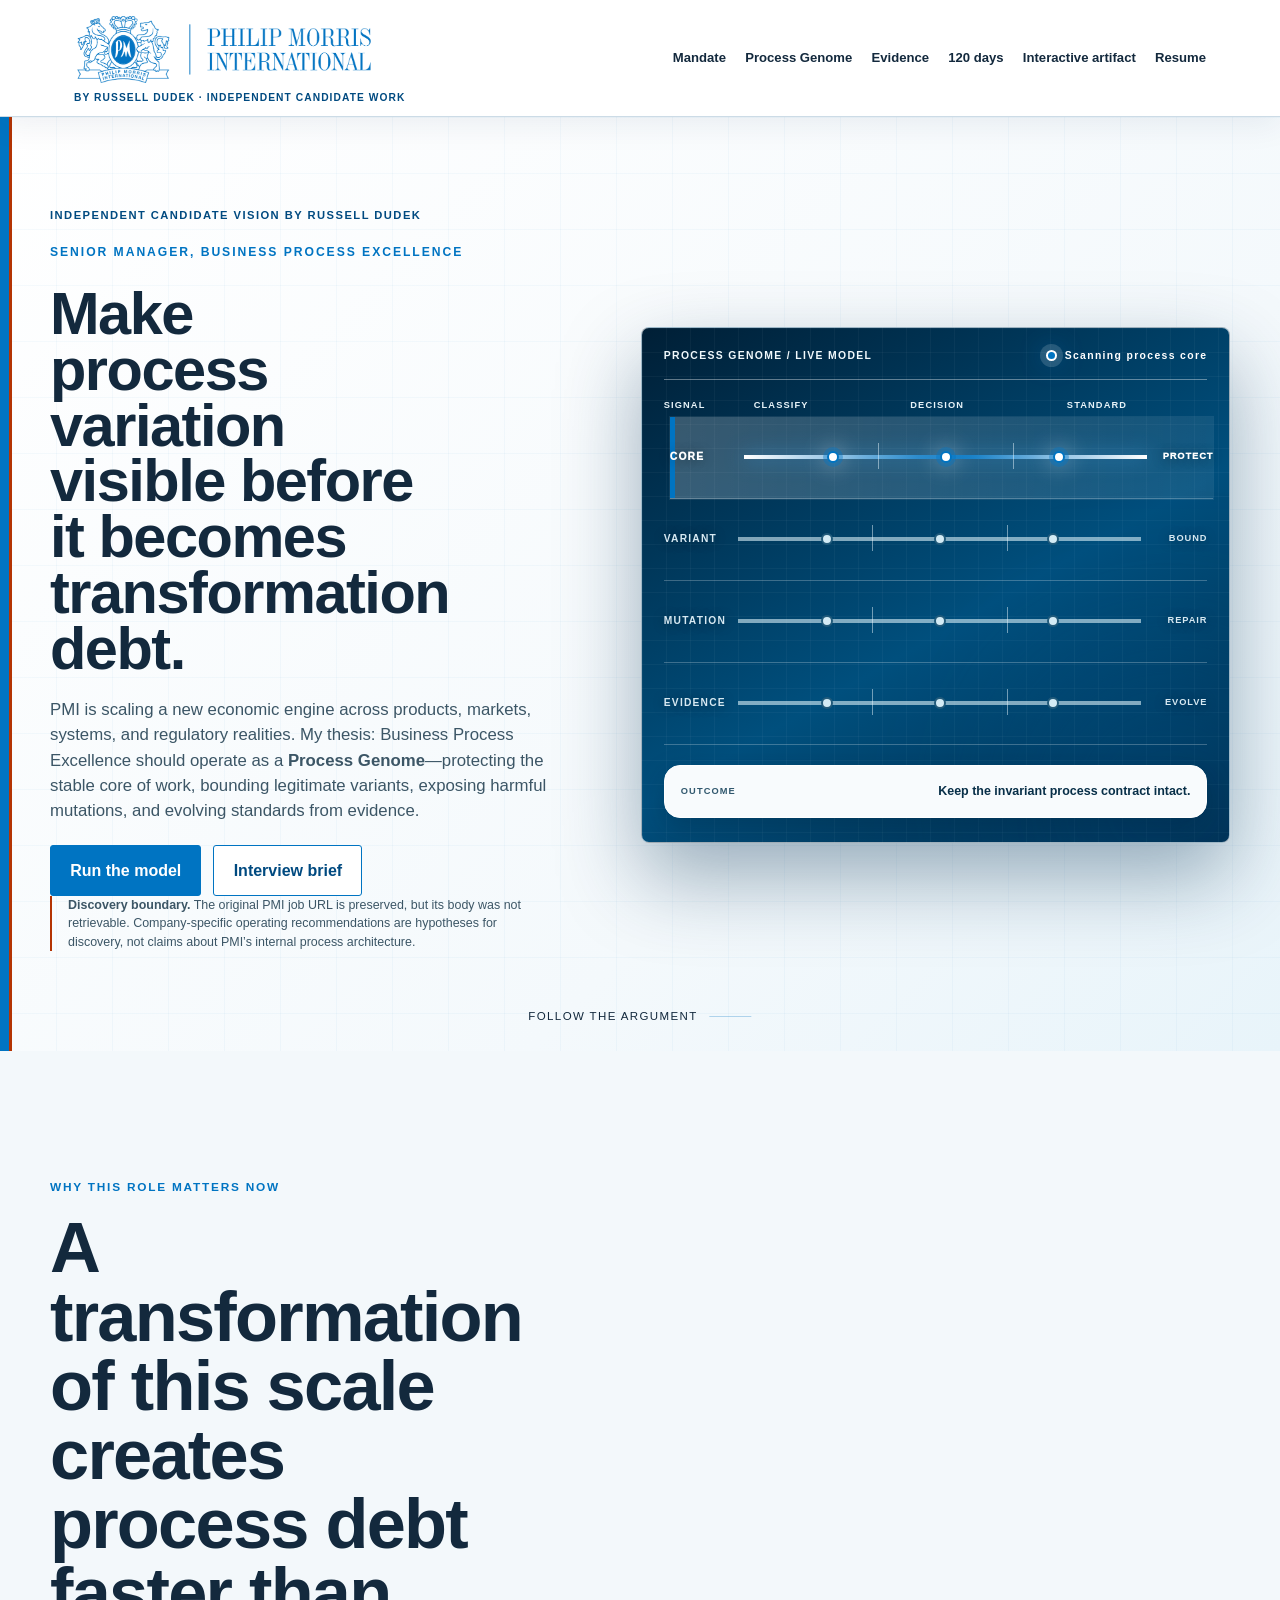
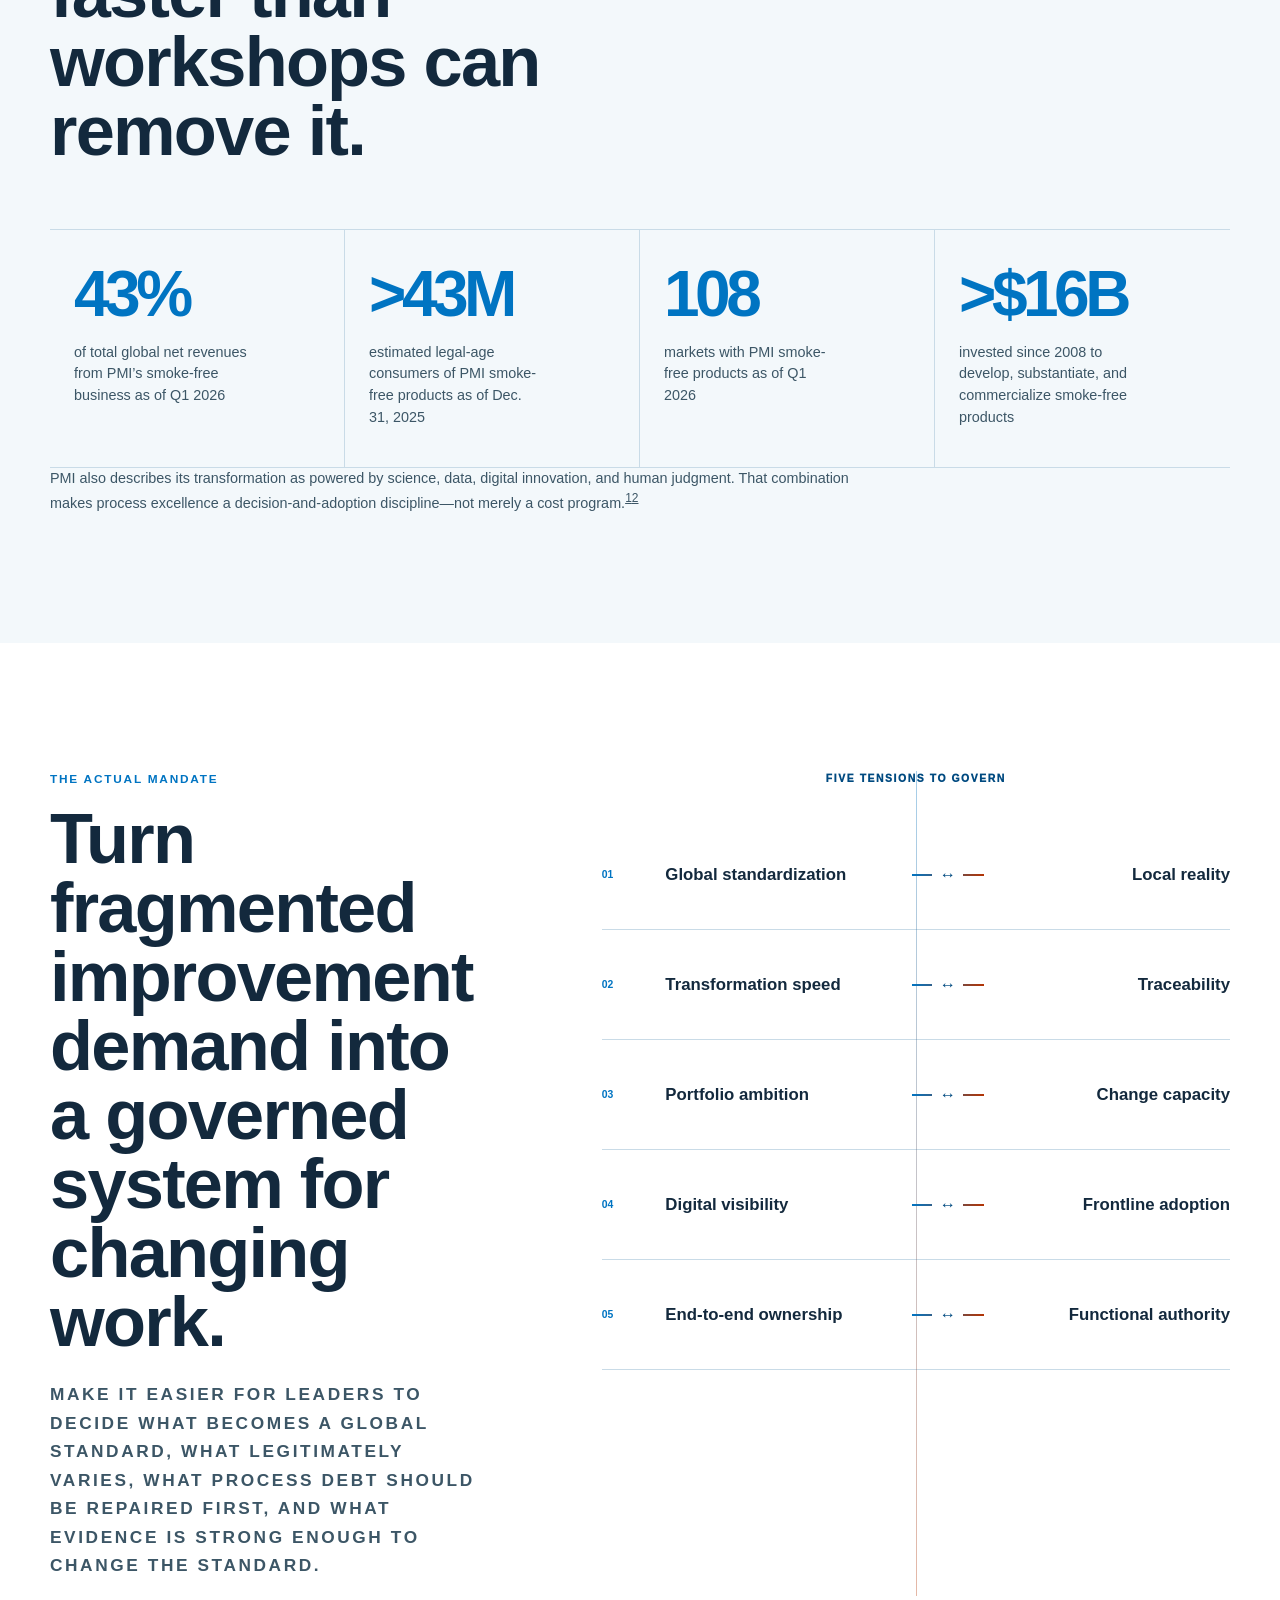
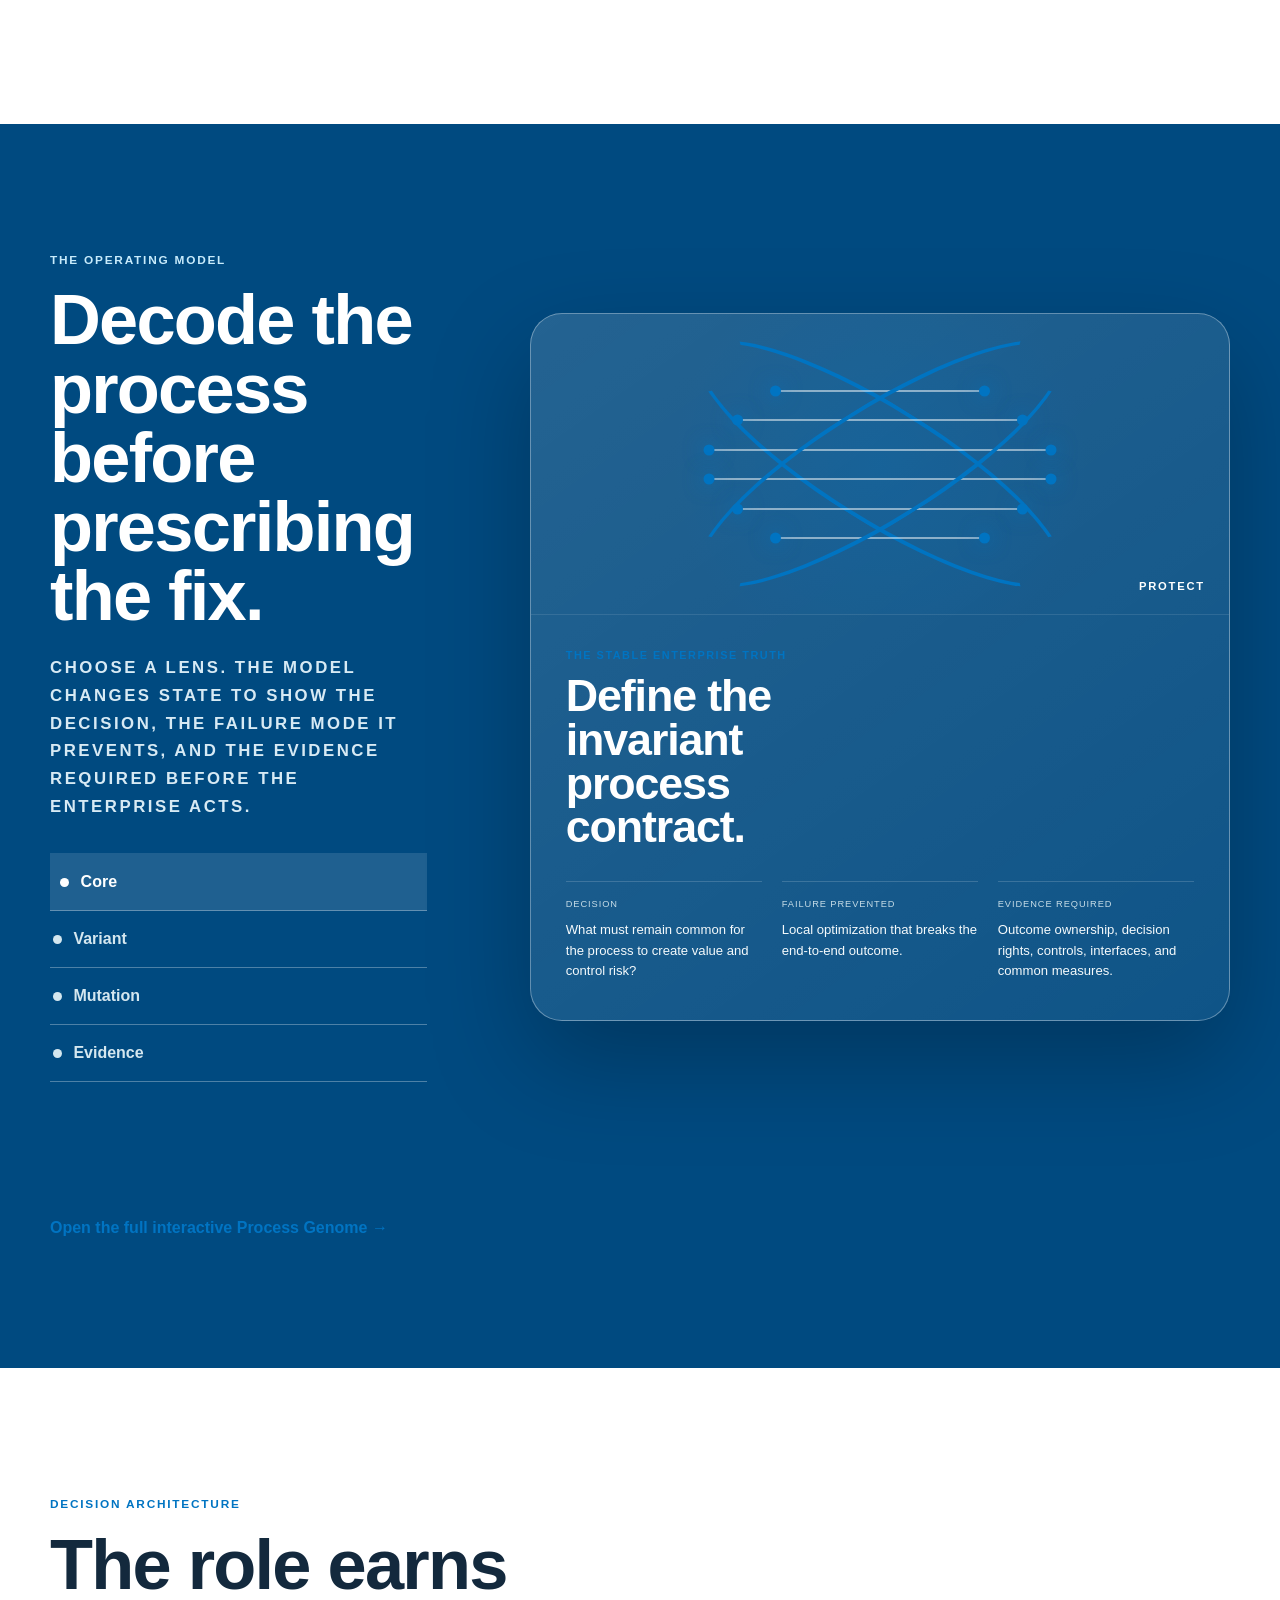
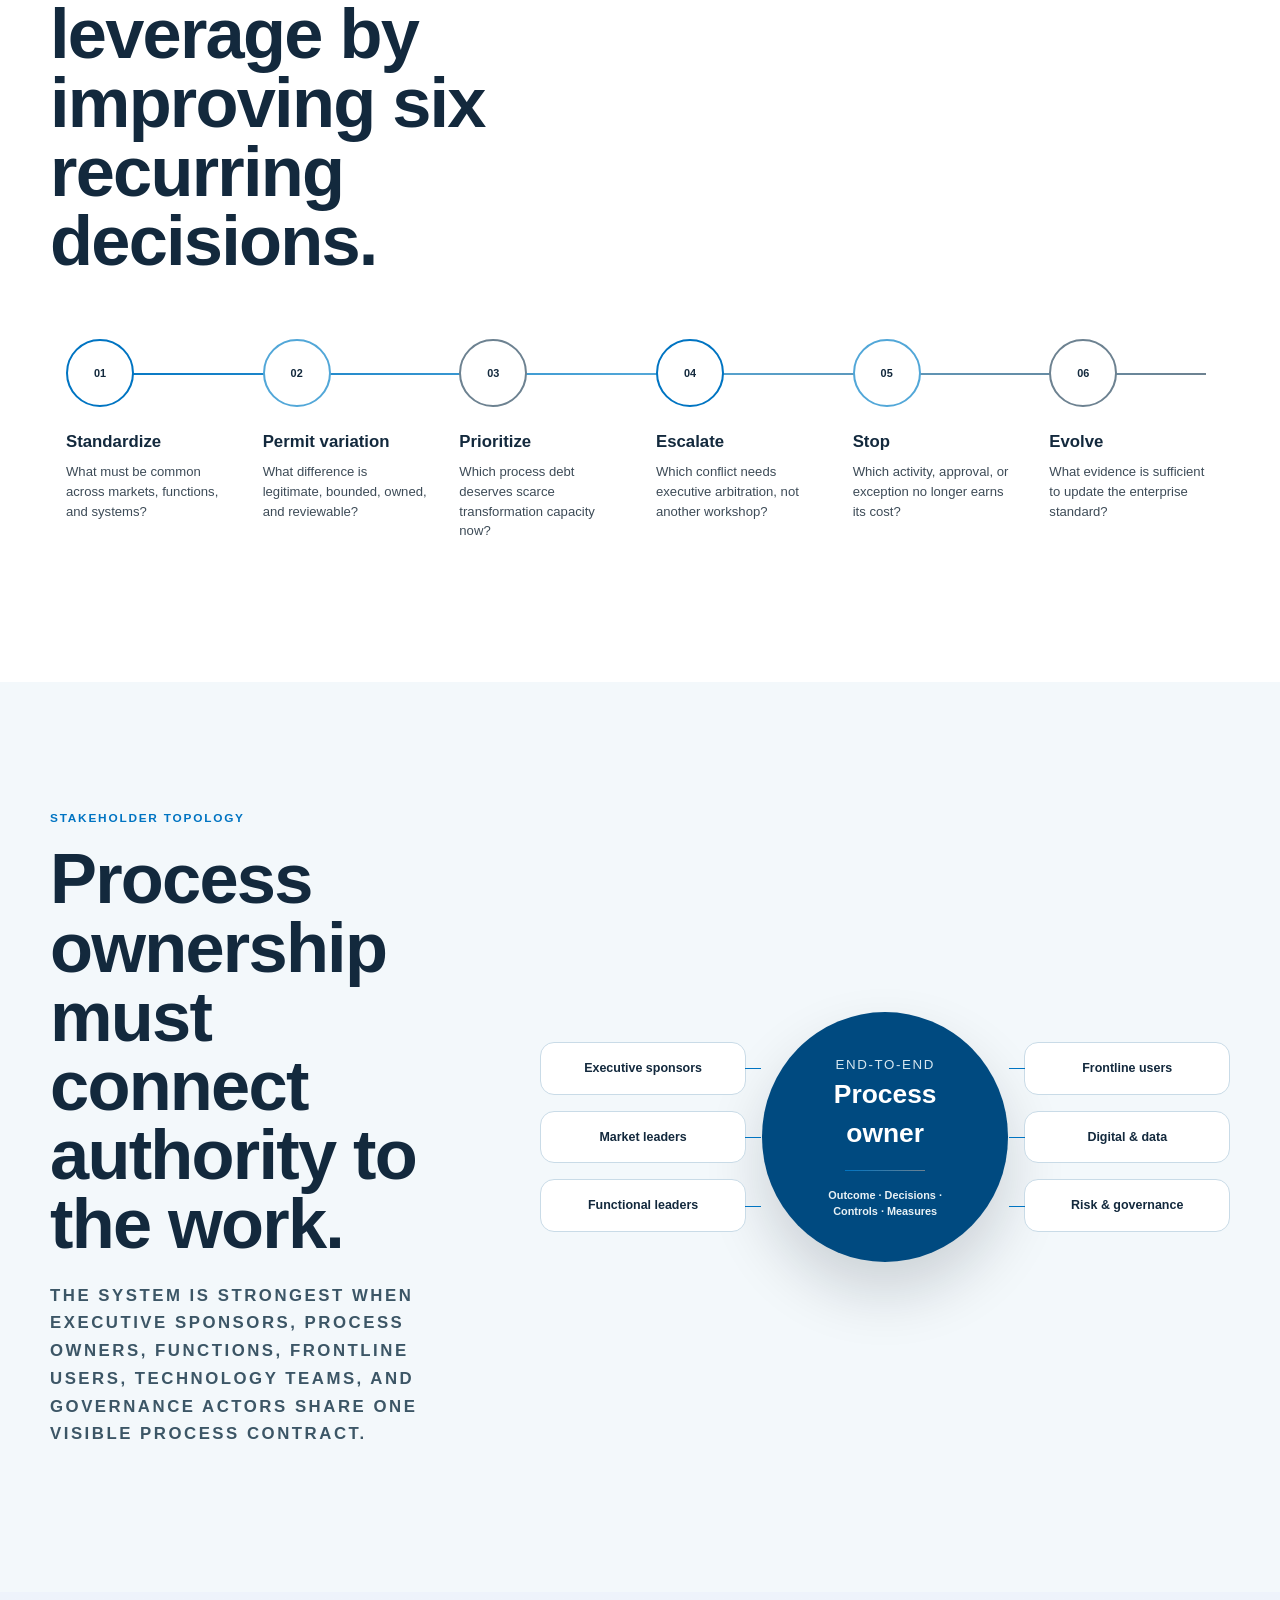
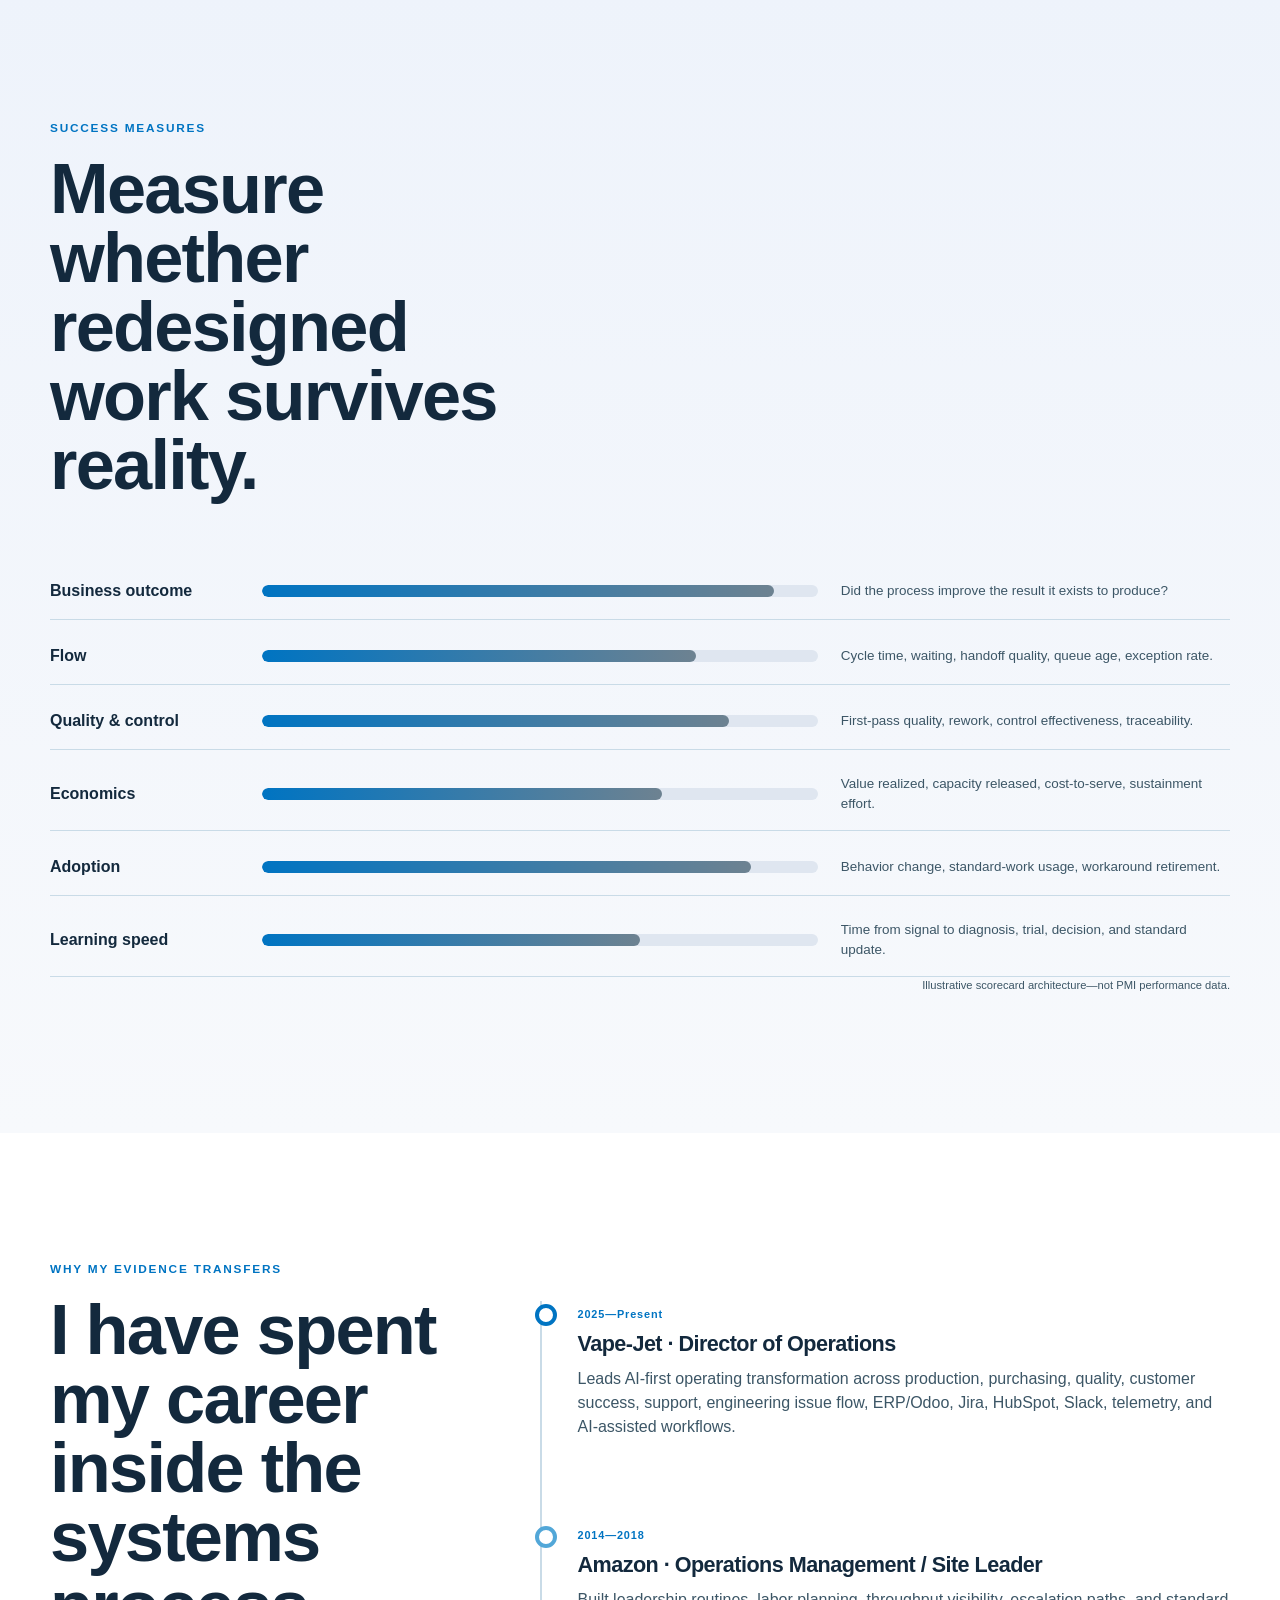
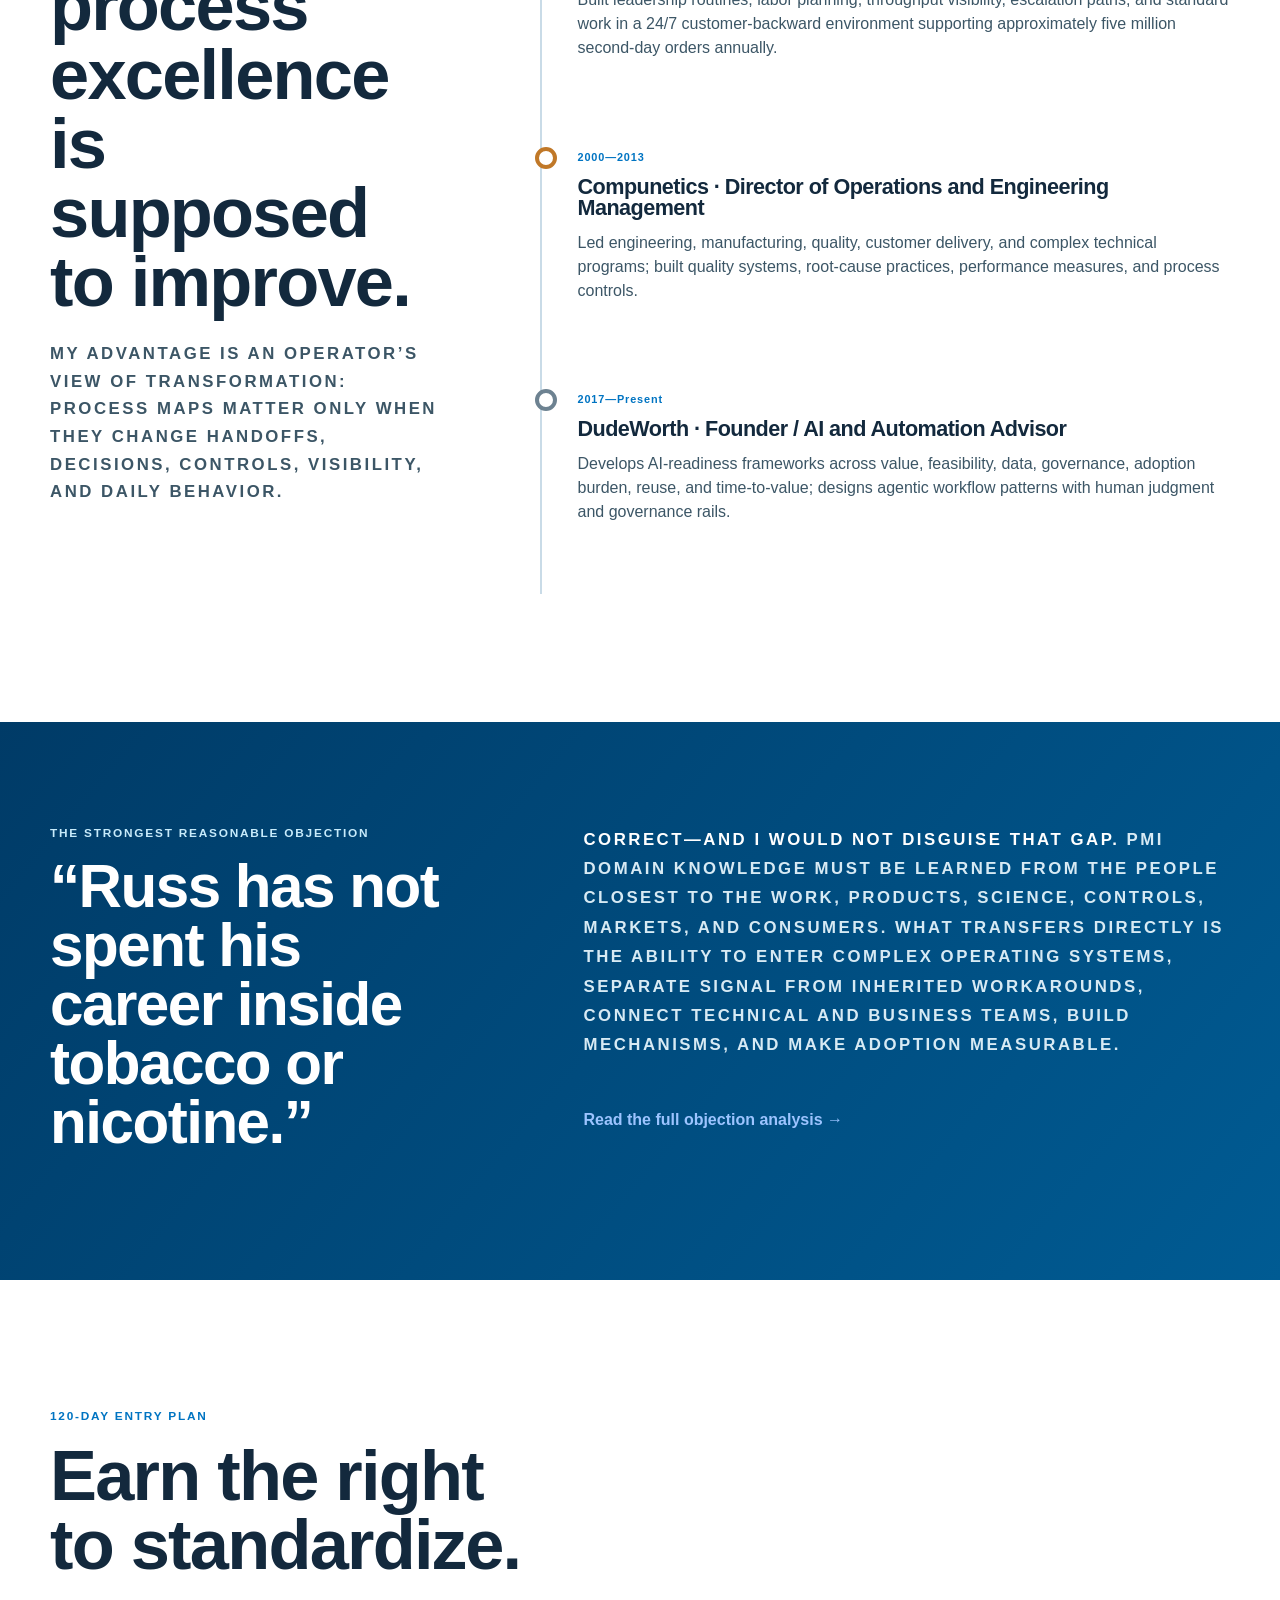
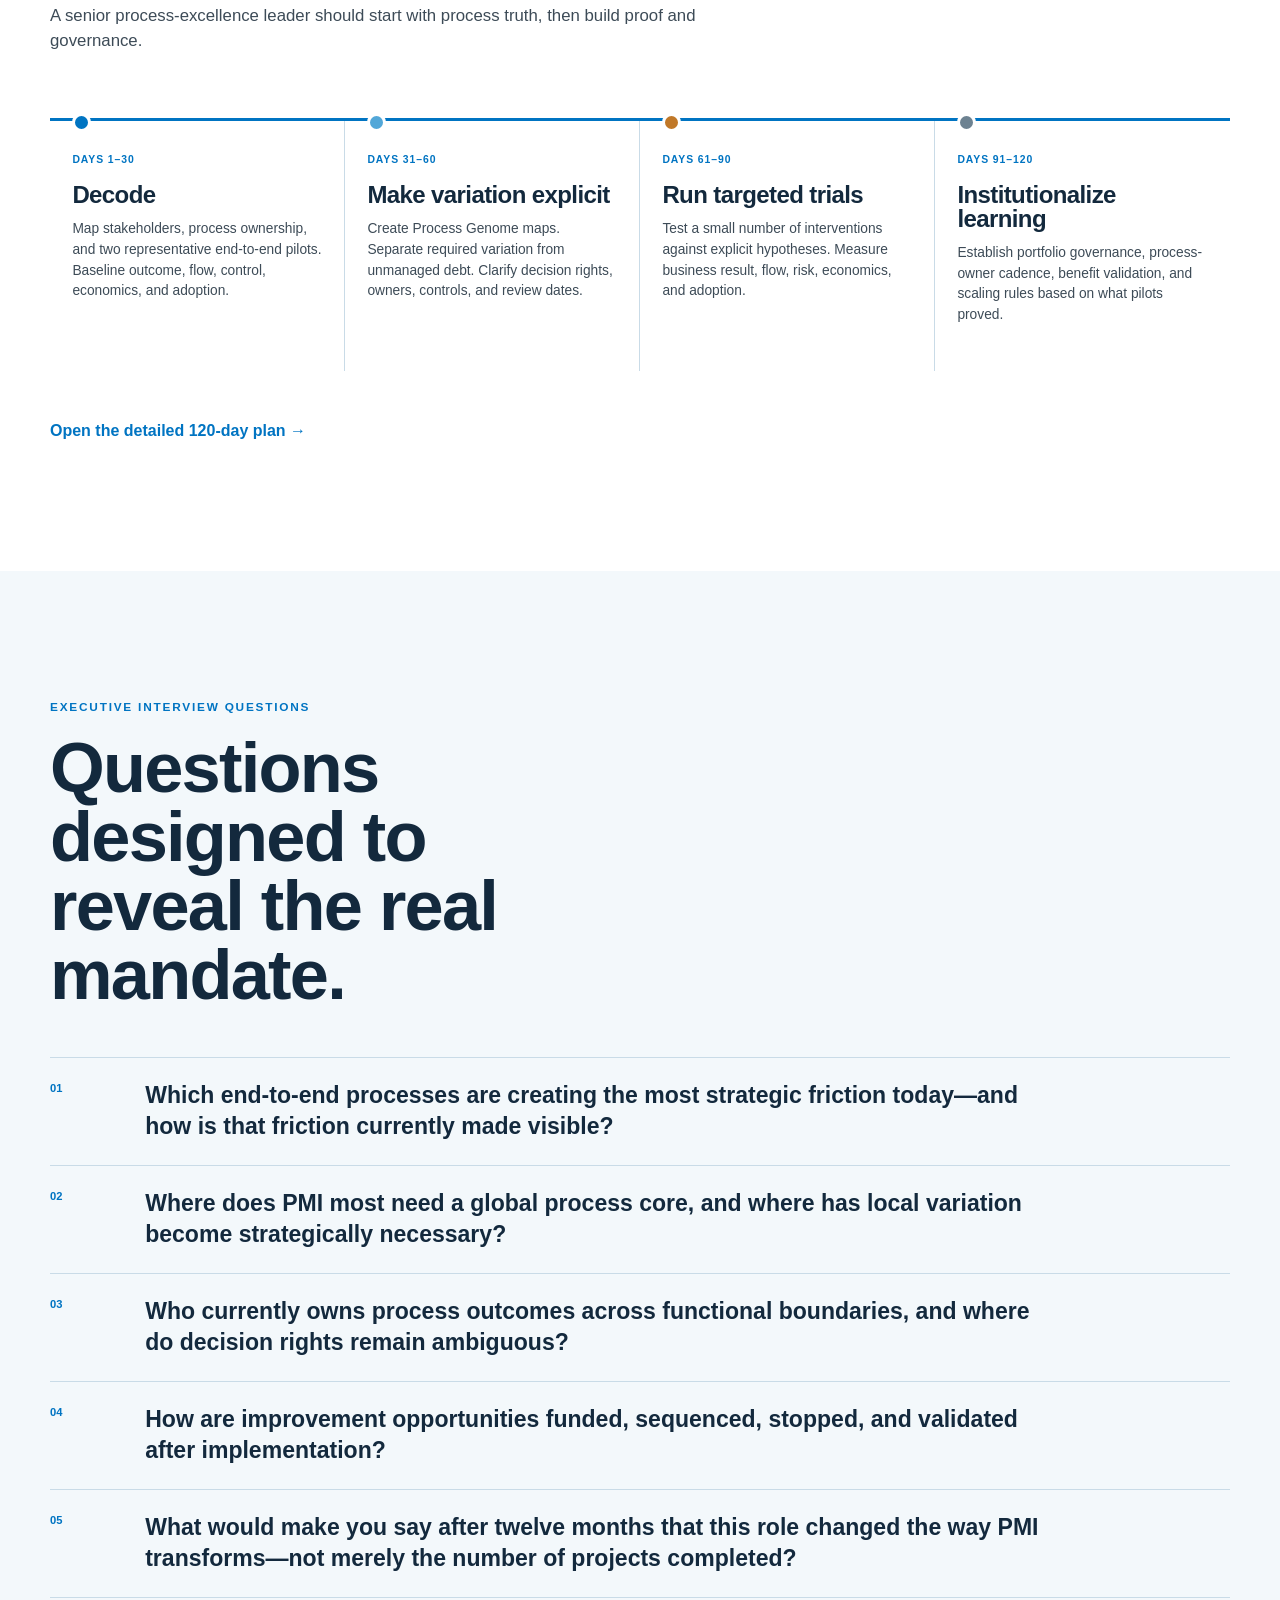
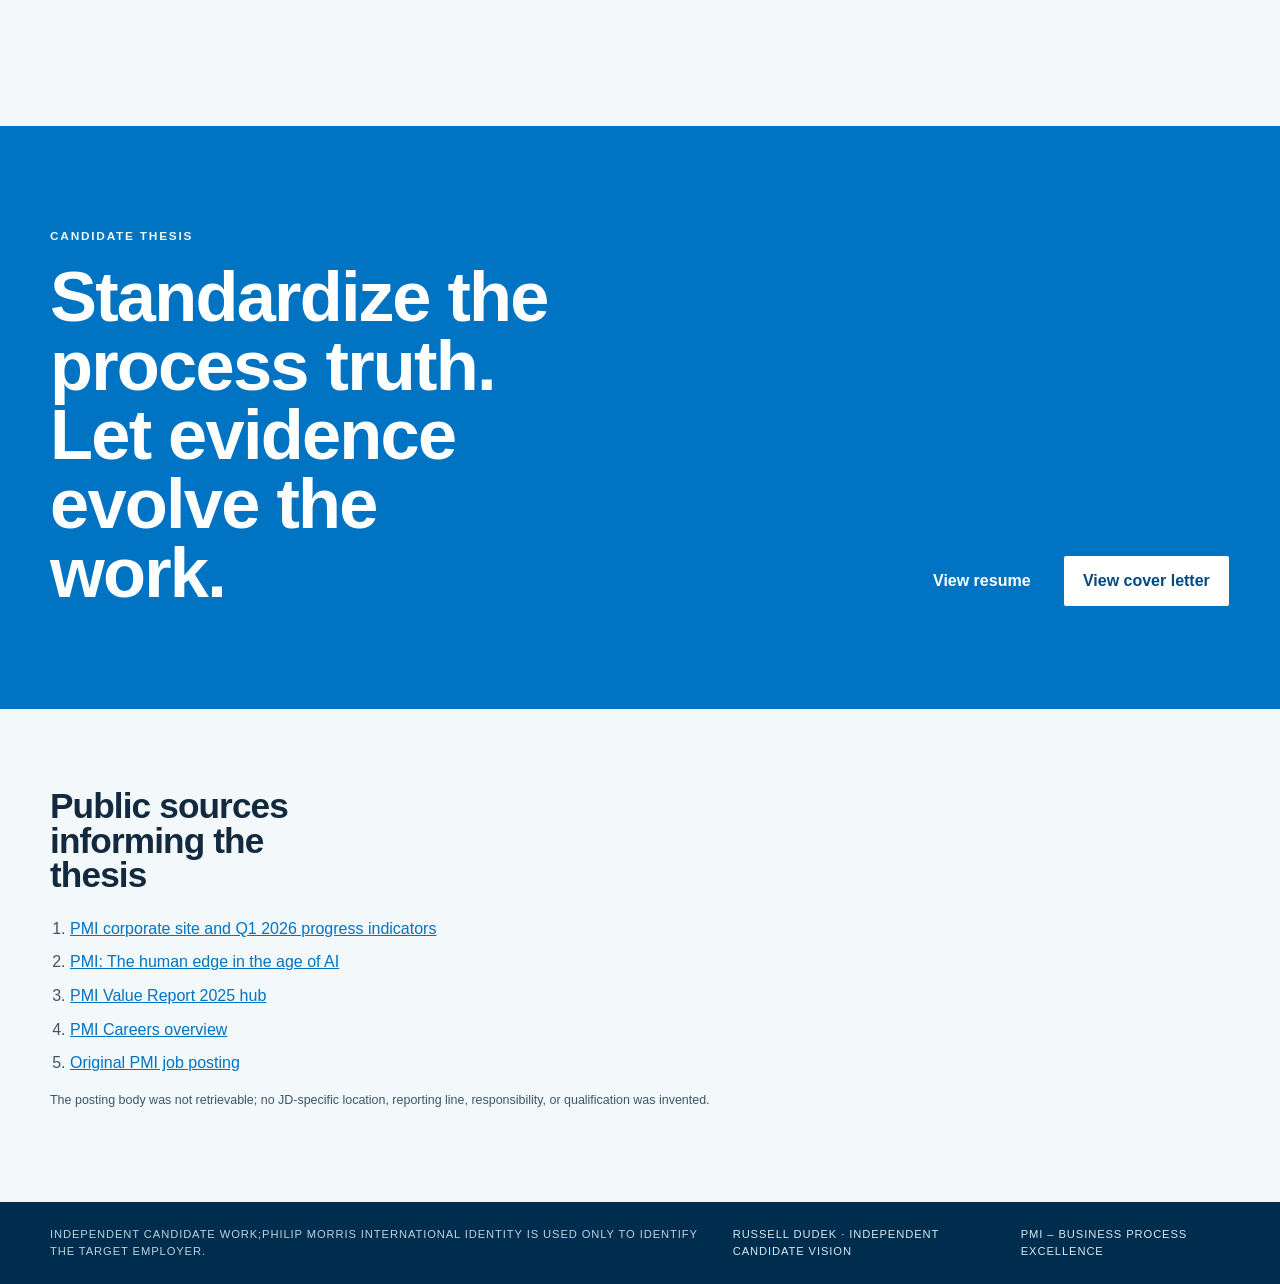
<file: index.html>
<!doctype html>
<html lang="en">
<head>
  <meta charset="utf-8">
  <meta name="viewport" content="width=device-width,initial-scale=1">
  <title>Russell Dudek | PMI Business Process Excellence Candidate Vision</title>
  <meta name="description" content="A candidate vision for PMI Senior Manager, Business Process Excellence: The Process Genome.">
  <meta name="campaign-chat-name" content="PMI – Business Process Excellence">
  <meta name="campaign-repository" content="https://github.com/russelldudek/PhilipMorris">
  <meta name="canonical-job-posting" content="https://join.pmicareers.com/gb/en/job/PMIPMIGB29082EXTERNALENGB/Sr-Manager-Business-Process-Excellence?utm_source=linkedin&amp;utm_medium=phenom-feeds">
  <link rel="icon" href="assets/process-genome-mark.svg" type="image/svg+xml">
  <link rel="stylesheet" href="styles.css">
</head>
<body class="campaign-site">
<a class="skip-link" href="#main">Skip to content</a>
<header class="rf-header">
  <nav class="rf-nav" aria-label="Campaign navigation">
    <a class="rf-brand" href="index.html"><img src="assets/process-genome-mark.svg" alt=""><span>Russell Dudek</span><small>PMI candidate vision</small></a>
    <button class="rf-menu" type="button" aria-expanded="false" aria-controls="rf-links">Menu</button>
    <div class="rf-links" id="rf-links"><a href="#mandate">Mandate</a><a href="#genome">Process Genome</a><a href="#proof">Evidence</a><a href="#entry">120 days</a><a href="process-genome.html">Interactive artifact</a><a href="resume.html">Resume</a></div>
  </nav>
</header>
<main id="main">
<section class="rf-hero" aria-labelledby="hero-title">
  <div class="rf-hero-copy">
    <p class="rf-role">Senior Manager, Business Process Excellence</p>
    <h1 id="hero-title">Make process variation visible before it becomes transformation debt.</h1>
    <p class="rf-lede">PMI is scaling a new economic engine across products, markets, systems, and regulatory realities. My thesis: Business Process Excellence should operate as a <strong>Process Genome</strong>—protecting the stable core of work, bounding legitimate variants, exposing harmful mutations, and evolving standards from evidence.</p>
    <div class="rf-actions"><a class="rf-button" href="#genome">Run the model</a><a class="rf-button rf-button-quiet" href="interview-brief.html">Interview brief</a></div>
    <p class="rf-boundary"><strong>Discovery boundary.</strong> The original PMI job URL is preserved, but its body was not retrievable. Company-specific operating recommendations are hypotheses for discovery, not claims about PMI’s internal process architecture.</p>
  </div>
  <div class="sequencer" aria-label="Animated Process Genome sequencer">
    <div class="sequencer-top"><span>PROCESS GENOME / LIVE MODEL</span><span class="sequencer-status"><i></i><b id="scan-status">Scanning process core</b></span></div>
    <div class="sequencer-head"><span>Signal</span><span>Classify</span><span>Decision</span><span>Standard</span></div>
    <div class="gene-lane is-active" data-gene="core"><b>CORE</b><div class="gene-track"><i class="pulse p1"></i><i class="node n1"></i><i class="node n2"></i><i class="node n3"></i></div><span class="gene-outcome">protect</span></div>
    <div class="gene-lane" data-gene="variant"><b>VARIANT</b><div class="gene-track"><i class="pulse p2"></i><i class="node n1"></i><i class="node n2"></i><i class="node n3"></i></div><span class="gene-outcome">bound</span></div>
    <div class="gene-lane" data-gene="mutation"><b>MUTATION</b><div class="gene-track"><i class="pulse p3"></i><i class="node n1"></i><i class="node n2"></i><i class="node n3"></i></div><span class="gene-outcome">repair</span></div>
    <div class="gene-lane" data-gene="evidence"><b>EVIDENCE</b><div class="gene-track"><i class="pulse p4"></i><i class="node n1"></i><i class="node n2"></i><i class="node n3"></i></div><span class="gene-outcome">evolve</span></div>
    <div class="sequencer-foot"><span>Outcome</span><strong id="scan-outcome">Keep the invariant process contract intact.</strong></div>
  </div>
  <a class="rf-scroll" href="#moment"><span>Follow the argument</span><i></i></a>
</section>
<section class="rf-moment" id="moment" aria-labelledby="moment-title">
  <div class="rf-section-head"><p>Why this role matters now</p><h2 id="moment-title">A transformation of this scale creates process debt faster than workshops can remove it.</h2></div>
  <div class="metric-ribbon" aria-label="PMI transformation indicators">
    <div><strong>43%</strong><span>of total global net revenues from PMI’s smoke-free business as of Q1 2026</span></div>
    <div><strong>&gt;43M</strong><span>estimated legal-age consumers of PMI smoke-free products as of Dec. 31, 2025</span></div>
    <div><strong>108</strong><span>markets with PMI smoke-free products as of Q1 2026</span></div>
    <div><strong>&gt;$16B</strong><span>invested since 2008 to develop, substantiate, and commercialize smoke-free products</span></div>
  </div>
  <p class="rf-source-note">PMI also describes its transformation as powered by science, data, digital innovation, and human judgment. That combination makes process excellence a decision-and-adoption discipline—not merely a cost program.<sup><a href="#src1">1</a></sup><sup><a href="#src2">2</a></sup></p>
</section>
<section class="rf-mandate" id="mandate" aria-labelledby="mandate-title">
  <div class="rf-mandate-intro"><p>The actual mandate</p><h2 id="mandate-title">Turn fragmented improvement demand into a governed system for changing work.</h2><p>Make it easier for leaders to decide what becomes a global standard, what legitimately varies, what process debt should be repaired first, and what evidence is strong enough to change the standard.</p></div>
  <div class="tension-axis" aria-label="Operating tensions">
    <div class="axis-line" aria-hidden="true"></div>
    <article><span>01</span><strong>Global standardization</strong><i>manage the tension</i><strong>Local reality</strong></article>
    <article><span>02</span><strong>Transformation speed</strong><i>manage the tension</i><strong>Traceability</strong></article>
    <article><span>03</span><strong>Portfolio ambition</strong><i>manage the tension</i><strong>Change capacity</strong></article>
    <article><span>04</span><strong>Digital visibility</strong><i>manage the tension</i><strong>Frontline adoption</strong></article>
    <article><span>05</span><strong>End-to-end ownership</strong><i>manage the tension</i><strong>Functional authority</strong></article>
  </div>
</section>
<section class="rf-genome" id="genome" aria-labelledby="genome-title">
  <div class="rf-genome-copy"><p>The operating model</p><h2 id="genome-title">Decode the process before prescribing the fix.</h2><p>Choose a lens. The model changes state to show the decision, the failure mode it prevents, and the evidence required before the enterprise acts.</p>
    <div class="genome-controls" role="group" aria-label="Process Genome lenses">
      <button type="button" data-genome-control="core" aria-pressed="true">Core</button>
      <button type="button" data-genome-control="variant" aria-pressed="false">Variant</button>
      <button type="button" data-genome-control="mutation" aria-pressed="false">Mutation</button>
      <button type="button" data-genome-control="evidence" aria-pressed="false">Evidence</button>
    </div>
  </div>
  <div class="genome-stage" aria-live="polite">
    <div class="genome-stage-visual" data-genome-visual="core"><div class="chromosome"><i></i><i></i><i></i><i></i><i></i><i></i></div><span id="genome-verdict">PROTECT</span></div>
    <div class="genome-stage-copy"><p id="genome-kicker">The stable enterprise truth</p><h3 id="genome-heading">Define the invariant process contract.</h3><dl><div><dt>Decision</dt><dd id="genome-decision">What must remain common for the process to create value and control risk?</dd></div><div><dt>Failure prevented</dt><dd id="genome-failure">Local optimization that breaks the end-to-end outcome.</dd></div><div><dt>Evidence required</dt><dd id="genome-proof">Outcome ownership, decision rights, controls, interfaces, and common measures.</dd></div></dl></div>
  </div>
  <a class="rf-text-link" href="process-genome.html">Open the full interactive Process Genome →</a>
</section>
<section class="rf-decisions" aria-labelledby="decisions-title">
  <div class="rf-section-head"><p>Decision architecture</p><h2 id="decisions-title">The role earns leverage by improving six recurring decisions.</h2></div>
  <ol class="decision-river">
    <li><span>01</span><div><strong>Standardize</strong><p>What must be common across markets, functions, and systems?</p></div></li>
    <li><span>02</span><div><strong>Permit variation</strong><p>What difference is legitimate, bounded, owned, and reviewable?</p></div></li>
    <li><span>03</span><div><strong>Prioritize</strong><p>Which process debt deserves scarce transformation capacity now?</p></div></li>
    <li><span>04</span><div><strong>Escalate</strong><p>Which conflict needs executive arbitration, not another workshop?</p></div></li>
    <li><span>05</span><div><strong>Stop</strong><p>Which activity, approval, or exception no longer earns its cost?</p></div></li>
    <li><span>06</span><div><strong>Evolve</strong><p>What evidence is sufficient to update the enterprise standard?</p></div></li>
  </ol>
</section>
<section class="rf-topology" aria-labelledby="topology-title">
  <div class="rf-topology-copy"><p>Stakeholder topology</p><h2 id="topology-title">Process ownership must connect authority to the work.</h2><p>The system is strongest when executive sponsors, process owners, functions, frontline users, technology teams, and governance actors share one visible process contract.</p></div>
  <div class="handoff-map" role="img" aria-label="Stakeholder handoff topology">
    <div class="map-column"><span>Executive sponsors</span><span>Market leaders</span><span>Functional leaders</span></div>
    <div class="map-core"><small>END-TO-END</small><strong>Process owner</strong><i></i><b>Outcome · Decisions · Controls · Measures</b></div>
    <div class="map-column"><span>Frontline users</span><span>Digital & data</span><span>Risk & governance</span></div>
  </div>
</section>
<section class="rf-scorecard" aria-labelledby="score-title">
  <div class="rf-section-head"><p>Success measures</p><h2 id="score-title">Measure whether redesigned work survives reality.</h2></div>
  <div class="evidence-stack">
    <article><span>Business outcome</span><i style="--level:92%"></i><p>Did the process improve the result it exists to produce?</p></article>
    <article><span>Flow</span><i style="--level:78%"></i><p>Cycle time, waiting, handoff quality, queue age, exception rate.</p></article>
    <article><span>Quality & control</span><i style="--level:84%"></i><p>First-pass quality, rework, control effectiveness, traceability.</p></article>
    <article><span>Economics</span><i style="--level:72%"></i><p>Value realized, capacity released, cost-to-serve, sustainment effort.</p></article>
    <article><span>Adoption</span><i style="--level:88%"></i><p>Behavior change, standard-work usage, workaround retirement.</p></article>
    <article><span>Learning speed</span><i style="--level:68%"></i><p>Time from signal to diagnosis, trial, decision, and standard update.</p></article>
  </div>
  <p class="rf-illustrative">Illustrative scorecard architecture—not PMI performance data.</p>
</section>
<section class="rf-proof" id="proof" aria-labelledby="proof-title">
  <div class="rf-proof-lead"><p>Why my evidence transfers</p><h2 id="proof-title">I have spent my career inside the systems process excellence is supposed to improve.</h2><p>My advantage is an operator’s view of transformation: process maps matter only when they change handoffs, decisions, controls, visibility, and daily behavior.</p></div>
  <div class="evidence-trail">
    <article><time>2025—Present</time><h3>Vape-Jet · Director of Operations</h3><p>Leads AI-first operating transformation across production, purchasing, quality, customer success, support, engineering issue flow, ERP/Odoo, Jira, HubSpot, Slack, telemetry, and AI-assisted workflows.</p></article>
    <article><time>2014—2018</time><h3>Amazon · Operations Management / Site Leader</h3><p>Built leadership routines, labor planning, throughput visibility, escalation paths, and standard work in a 24/7 customer-backward environment supporting approximately five million second-day orders annually.</p></article>
    <article><time>2000—2013</time><h3>Compunetics · Director of Operations and Engineering Management</h3><p>Led engineering, manufacturing, quality, customer delivery, and complex technical programs; built quality systems, root-cause practices, performance measures, and process controls.</p></article>
    <article><time>2017—Present</time><h3>DudeWorth · Founder / AI and Automation Advisor</h3><p>Develops AI-readiness frameworks across value, feasibility, data, governance, adoption burden, reuse, and time-to-value; designs agentic workflow patterns with human judgment and governance rails.</p></article>
  </div>
</section>
<section class="rf-objection" aria-labelledby="objection-title">
  <div><p>The strongest reasonable objection</p><h2 id="objection-title">“Russ has not spent his career inside tobacco or nicotine.”</h2></div>
  <div><p><strong>Correct—and I would not disguise that gap.</strong> PMI domain knowledge must be learned from the people closest to the work, products, science, controls, markets, and consumers. What transfers directly is the ability to enter complex operating systems, separate signal from inherited workarounds, connect technical and business teams, build mechanisms, and make adoption measurable.</p><a class="rf-text-link light" href="hard-objection.html">Read the full objection analysis →</a></div>
</section>
<section class="rf-entry" id="entry" aria-labelledby="entry-title">
  <div class="rf-section-head"><p>120-day entry plan</p><h2 id="entry-title">Earn the right to standardize.</h2><p>A senior process-excellence leader should start with process truth, then build proof and governance.</p></div>
  <div class="sequence-run">
    <article><span>Days 1–30</span><h3>Decode</h3><p>Map stakeholders, process ownership, and two representative end-to-end pilots. Baseline outcome, flow, control, economics, and adoption.</p></article>
    <article><span>Days 31–60</span><h3>Make variation explicit</h3><p>Create Process Genome maps. Separate required variation from unmanaged debt. Clarify decision rights, owners, controls, and review dates.</p></article>
    <article><span>Days 61–90</span><h3>Run targeted trials</h3><p>Test a small number of interventions against explicit hypotheses. Measure business result, flow, risk, economics, and adoption.</p></article>
    <article><span>Days 91–120</span><h3>Institutionalize learning</h3><p>Establish portfolio governance, process-owner cadence, benefit validation, and scaling rules based on what pilots proved.</p></article>
  </div>
  <a class="rf-text-link" href="120-day-plan.html">Open the detailed 120-day plan →</a>
</section>
<section class="rf-questions" aria-labelledby="questions-title">
  <div class="rf-section-head"><p>Executive interview questions</p><h2 id="questions-title">Questions designed to reveal the real mandate.</h2></div>
  <ol>
    <li><span>01</span><p>Which end-to-end processes are creating the most strategic friction today—and how is that friction currently made visible?</p></li>
    <li><span>02</span><p>Where does PMI most need a global process core, and where has local variation become strategically necessary?</p></li>
    <li><span>03</span><p>Who currently owns process outcomes across functional boundaries, and where do decision rights remain ambiguous?</p></li>
    <li><span>04</span><p>How are improvement opportunities funded, sequenced, stopped, and validated after implementation?</p></li>
    <li><span>05</span><p>What would make you say after twelve months that this role changed the way PMI transforms—not merely the number of projects completed?</p></li>
  </ol>
</section>
<section class="rf-close"><div><p>Candidate thesis</p><h2>Standardize the process truth.<br>Let evidence evolve the work.</h2></div><div class="rf-actions"><a class="rf-button" href="resume.html">View resume</a><a class="rf-button rf-button-quiet" href="cover-letter.html">View cover letter</a></div></section>
<section class="rf-sources" aria-labelledby="sources-title"><h2 id="sources-title">Public sources informing the thesis</h2><ol><li id="src1"><a href="https://www.pmi.com/">PMI corporate site and Q1 2026 progress indicators</a></li><li id="src2"><a href="https://www.pmi.com/human-cognition/why-human-thinking-matters-ai">PMI: The human edge in the age of AI</a></li><li><a href="https://www.pmi.com/sustainability/reporting-on-sustainability">PMI Value Report 2025 hub</a></li><li><a href="https://www.pmi.com/careers/overview">PMI Careers overview</a></li><li><a href="https://join.pmicareers.com/gb/en/job/PMIPMIGB29082EXTERNALENGB/Sr-Manager-Business-Process-Excellence?utm_source=linkedin&amp;utm_medium=phenom-feeds">Original PMI job posting</a></li></ol><p>The posting body was not retrievable; no JD-specific location, reporting line, responsibility, or qualification was invented.</p></section>
</main>
<footer class="rf-footer"><span>Russell Dudek · Independent candidate vision</span><span>PMI – Business Process Excellence</span></footer>
<script src="app.js"></script>
</body></html>
</file>
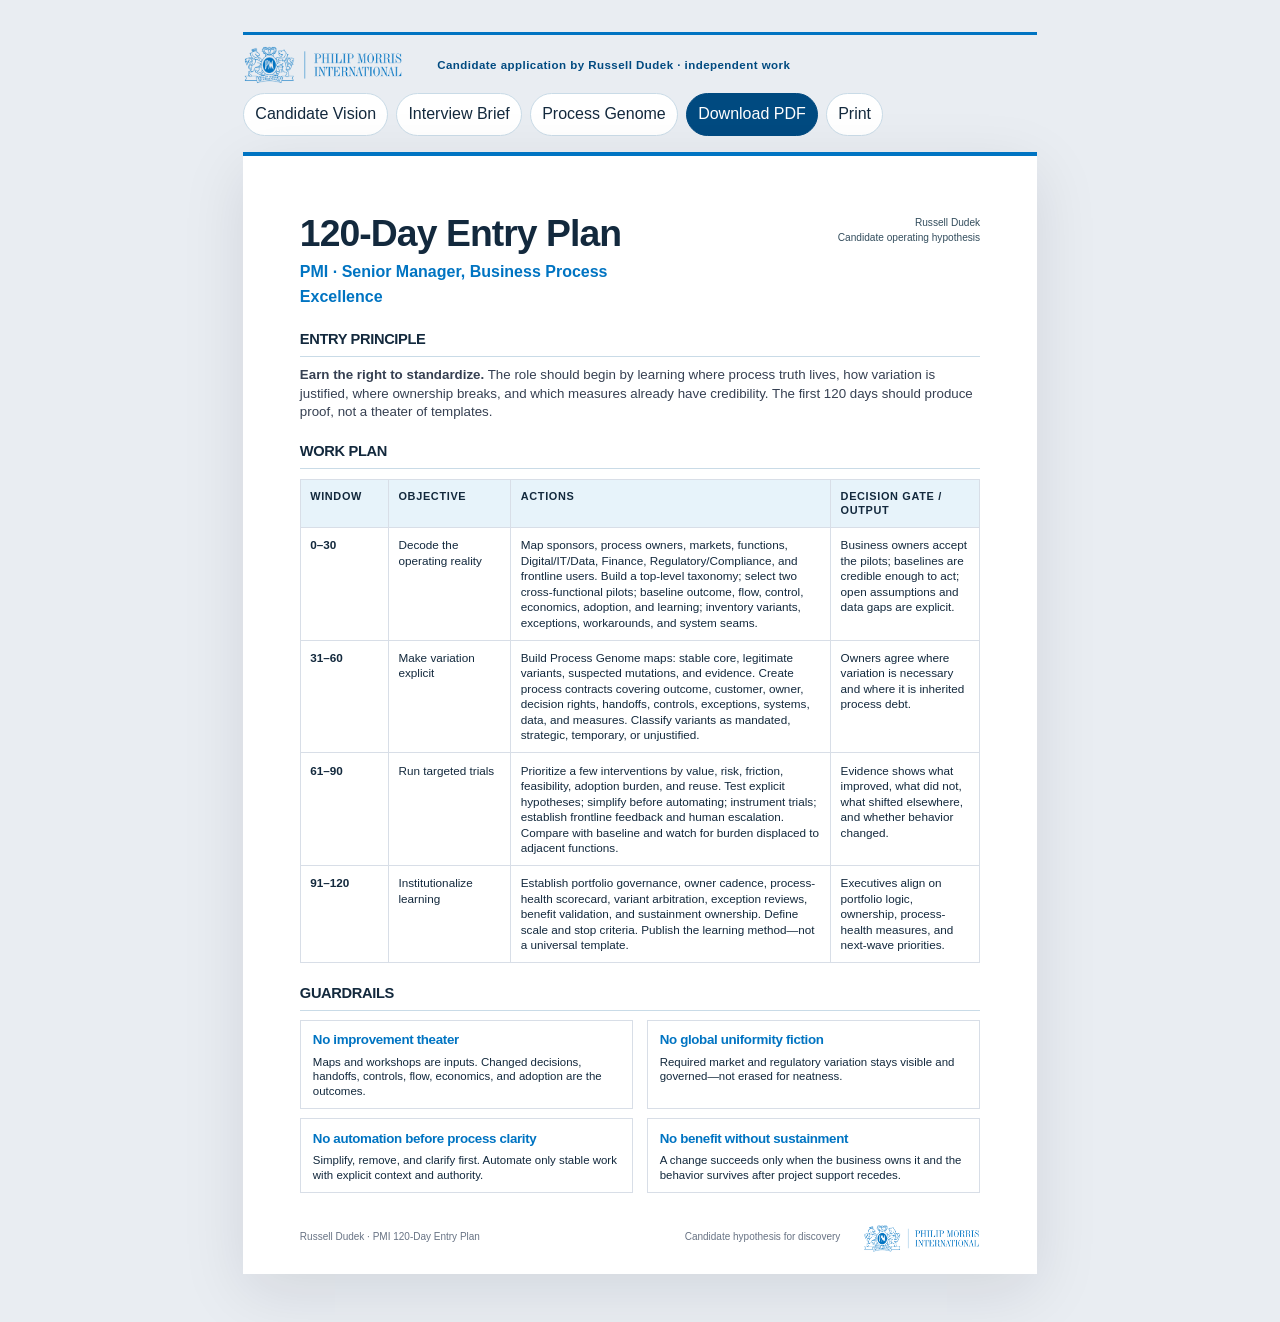
<file: 120-day-plan.html>
<!DOCTYPE html>
<html lang="en"><head><meta charset="utf-8"/><meta content="width=device-width,initial-scale=1" name="viewport"/><title>PMI 120-Day Entry Plan | Russell Dudek</title><link href="styles.css" rel="stylesheet"/><meta content="PMI – Business Process Excellence" name="campaign-chat-name"/><meta content="https://github.com/russelldudek/PhilipMorris" name="campaign-repository"/><meta content="https://join.pmicareers.com/gb/en/job/PMIPMIGB29082EXTERNALENGB/Sr-Manager-Business-Process-Excellence?utm_source=linkedin&amp;utm_medium=phenom-feeds" name="canonical-job-posting"/><meta content="A4" name="print-page-size"/></head><body><div class="document-shell"><nav aria-label="Document actions and navigation" class="doc-nav"><a href="index.html">Candidate Vision</a><a href="interview-brief.html">Interview Brief</a><a href="process-genome.html">Process Genome</a><a class="doc-action primary" download="" href="docs/PMI-120-Day-Entry-Plan.pdf">Download PDF</a><button class="doc-action" onclick="window.print()" type="button">Print</button></nav><section class="page compact-page entry-page"><header class="resume-head"><div><h1 style="font-size:28pt">120-Day Entry Plan</h1><div class="identity">PMI · Senior Manager, Business Process Excellence</div></div><div class="contact">Russell Dudek<br/>Candidate operating hypothesis</div></header><h2>Entry Principle</h2><p class="summary"><strong>Earn the right to standardize.</strong> The role should begin by learning where process truth lives, how variation is justified, where ownership breaks, and which measures already have credibility. The first 120 days should produce proof, not a theater of templates.</p><h2>Work Plan</h2><table class="plan-table"><thead><tr><th style="width:13%">Window</th><th style="width:18%">Objective</th><th>Actions</th><th>Decision Gate / Output</th></tr></thead><tbody><tr><td><strong>0–30</strong></td><td>Decode the operating reality</td><td>Map sponsors, process owners, markets, functions, Digital/IT/Data, Finance, Regulatory/Compliance, and frontline users. Build a top-level taxonomy; select two cross-functional pilots; baseline outcome, flow, control, economics, adoption, and learning; inventory variants, exceptions, workarounds, and system seams.</td><td>Business owners accept the pilots; baselines are credible enough to act; open assumptions and data gaps are explicit.</td></tr><tr><td><strong>31–60</strong></td><td>Make variation explicit</td><td>Build Process Genome maps: stable core, legitimate variants, suspected mutations, and evidence. Create process contracts covering outcome, customer, owner, decision rights, handoffs, controls, exceptions, systems, data, and measures. Classify variants as mandated, strategic, temporary, or unjustified.</td><td>Owners agree where variation is necessary and where it is inherited process debt.</td></tr><tr><td><strong>61–90</strong></td><td>Run targeted trials</td><td>Prioritize a few interventions by value, risk, friction, feasibility, adoption burden, and reuse. Test explicit hypotheses; simplify before automating; instrument trials; establish frontline feedback and human escalation. Compare with baseline and watch for burden displaced to adjacent functions.</td><td>Evidence shows what improved, what did not, what shifted elsewhere, and whether behavior changed.</td></tr><tr><td><strong>91–120</strong></td><td>Institutionalize learning</td><td>Establish portfolio governance, owner cadence, process-health scorecard, variant arbitration, exception reviews, benefit validation, and sustainment ownership. Define scale and stop criteria. Publish the learning method—not a universal template.</td><td>Executives align on portfolio logic, ownership, process-health measures, and next-wave priorities.</td></tr></tbody></table><h2>Guardrails</h2><div class="brief-grid"><div class="brief-card"><h3>No improvement theater</h3><p>Maps and workshops are inputs. Changed decisions, handoffs, controls, flow, economics, and adoption are the outcomes.</p></div><div class="brief-card"><h3>No global uniformity fiction</h3><p>Required market and regulatory variation stays visible and governed—not erased for neatness.</p></div><div class="brief-card"><h3>No automation before process clarity</h3><p>Simplify, remove, and clarify first. Automate only stable work with explicit context and authority.</p></div><div class="brief-card"><h3>No benefit without sustainment</h3><p>A change succeeds only when the business owns it and the behavior survives after project support recedes.</p></div></div><div class="page-foot"><span>Russell Dudek · PMI 120-Day Entry Plan</span><span>Candidate hypothesis for discovery</span></div></section></div></body></html>
</file>
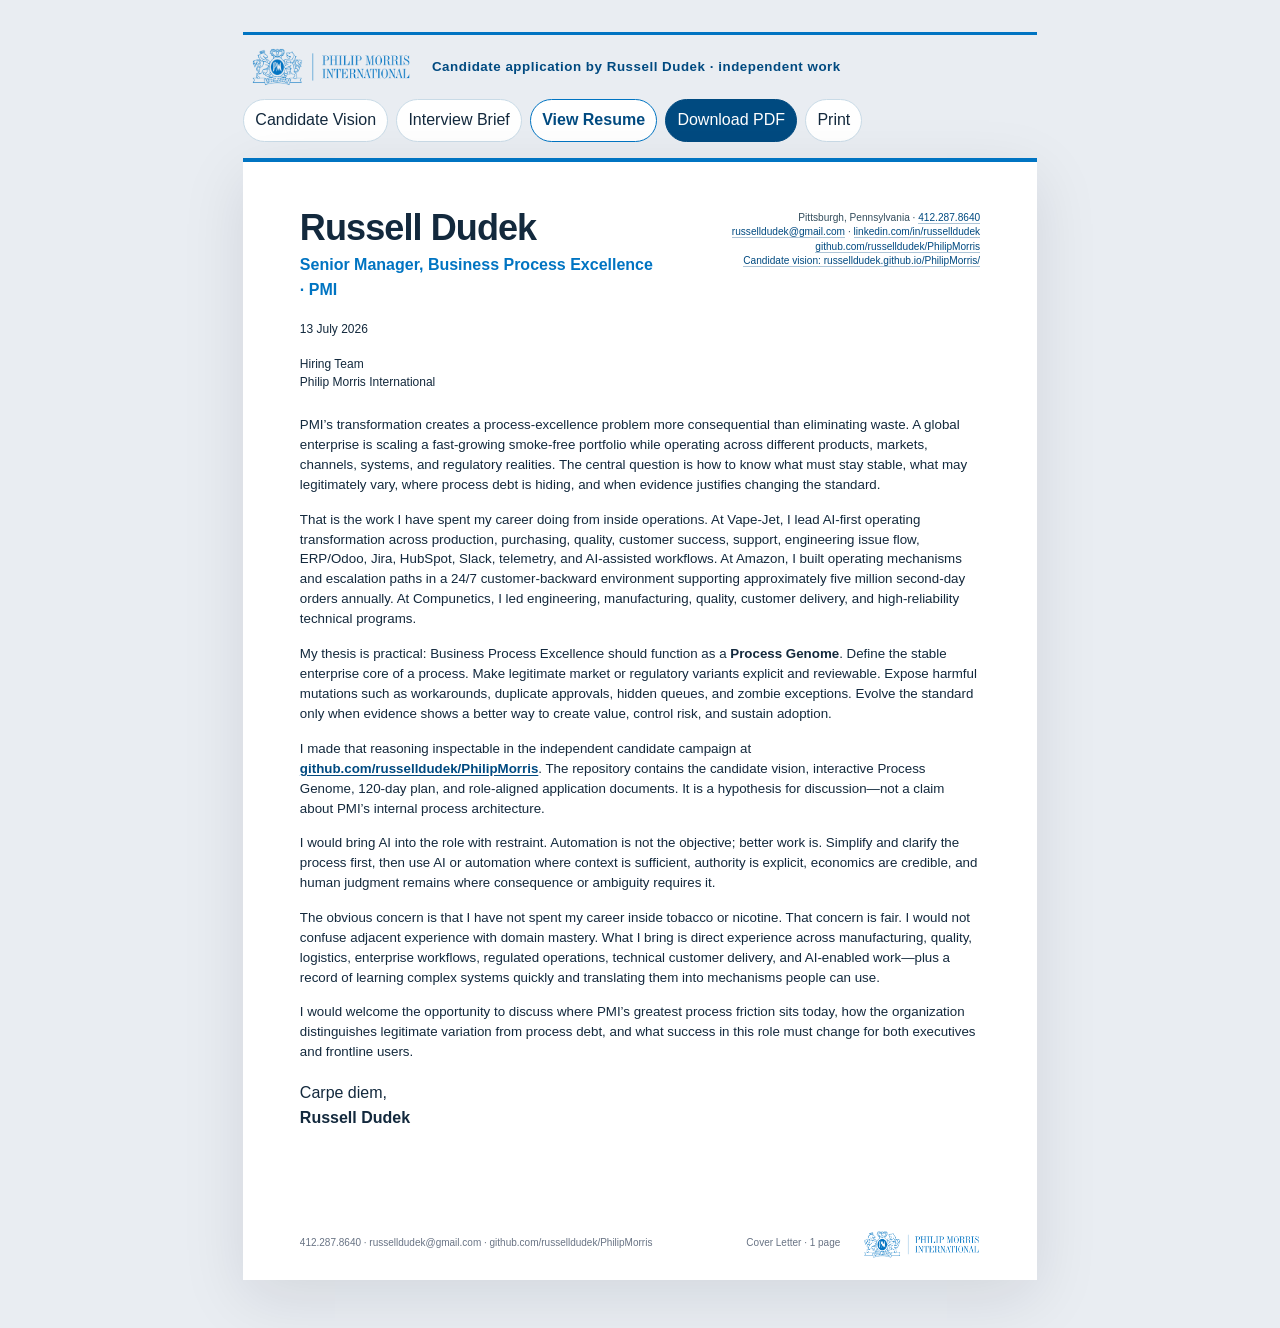
<file: cover-letter.html>
<!DOCTYPE html>
<html lang="en">
<head>
  <meta charset="utf-8">
  <meta name="viewport" content="width=device-width,initial-scale=1">
  <title>Russell Dudek | Cover Letter for PMI</title>
  <link href="styles.css" rel="stylesheet">
  <meta name="campaign-chat-name" content="PMI – Business Process Excellence">
  <meta name="campaign-repository" content="https://github.com/russelldudek/PhilipMorris">
  <meta name="canonical-job-posting" content="https://join.pmicareers.com/gb/en/job/PMIPMIGB29082EXTERNALENGB/Sr-Manager-Business-Process-Excellence?utm_source=linkedin&amp;utm_medium=phenom-feeds">
  <meta name="print-page-size" content="A4">
</head>
<body>
<div class="document-shell">
  <nav aria-label="Document actions and navigation" class="doc-nav has-dom-lockup">
    <span class="doc-company-lockup"><img src="assets/brand/pmi-wordmark.png" alt="Philip Morris International"><small>Candidate application by Russell Dudek · independent work</small></span>
    <a href="index.html">Candidate Vision</a>
    <a href="interview-brief.html">Interview Brief</a>
    <a class="doc-action reciprocal" href="resume.html">View Resume</a>
    <a class="doc-action primary" download href="docs/Russell-Dudek-PMI-Cover-Letter.pdf">Download PDF</a>
    <button class="doc-action" onclick="window.print()" type="button">Print</button>
  </nav>
  <section class="page cover-letter-page">
    <header class="resume-head">
      <div><h1 style="font-size:27pt">Russell Dudek</h1><div class="identity">Senior Manager, Business Process Excellence · PMI</div></div>
      <div class="contact">
        Pittsburgh, Pennsylvania · <a href="tel:+14122878640">412.287.8640</a><br>
        <a href="mailto:russelldudek@gmail.com">russelldudek@gmail.com</a> · <a href="https://www.linkedin.com/in/russelldudek">linkedin.com/in/russelldudek</a><br>
        <a href="https://github.com/russelldudek/PhilipMorris">github.com/russelldudek/PhilipMorris</a><br>
        <a href="https://russelldudek.github.io/PhilipMorris/">Candidate vision: russelldudek.github.io/PhilipMorris/</a>
      </div>
    </header>
    <div class="letter-meta">13 July 2026<br><br>Hiring Team<br>Philip Morris International</div>
    <div class="letter-body">
      <p>PMI’s transformation creates a process-excellence problem more consequential than eliminating waste. A global enterprise is scaling a fast-growing smoke-free portfolio while operating across different products, markets, channels, systems, and regulatory realities. The central question is how to know what must stay stable, what may legitimately vary, where process debt is hiding, and when evidence justifies changing the standard.</p>
      <p>That is the work I have spent my career doing from inside operations. At Vape-Jet, I lead AI-first operating transformation across production, purchasing, quality, customer success, support, engineering issue flow, ERP/Odoo, Jira, HubSpot, Slack, telemetry, and AI-assisted workflows. At Amazon, I built operating mechanisms and escalation paths in a 24/7 customer-backward environment supporting approximately five million second-day orders annually. At Compunetics, I led engineering, manufacturing, quality, customer delivery, and high-reliability technical programs.</p>
      <p>My thesis is practical: Business Process Excellence should function as a <strong>Process Genome</strong>. Define the stable enterprise core of a process. Make legitimate market or regulatory variants explicit and reviewable. Expose harmful mutations such as workarounds, duplicate approvals, hidden queues, and zombie exceptions. Evolve the standard only when evidence shows a better way to create value, control risk, and sustain adoption.</p>
      <p>I made that reasoning inspectable in the independent candidate campaign at <a href="https://github.com/russelldudek/PhilipMorris">github.com/russelldudek/PhilipMorris</a>. The repository contains the candidate vision, interactive Process Genome, 120-day plan, and role-aligned application documents. It is a hypothesis for discussion—not a claim about PMI’s internal process architecture.</p>
      <p>I would bring AI into the role with restraint. Automation is not the objective; better work is. Simplify and clarify the process first, then use AI or automation where context is sufficient, authority is explicit, economics are credible, and human judgment remains where consequence or ambiguity requires it.</p>
      <p>The obvious concern is that I have not spent my career inside tobacco or nicotine. That concern is fair. I would not confuse adjacent experience with domain mastery. What I bring is direct experience across manufacturing, quality, logistics, enterprise workflows, regulated operations, technical customer delivery, and AI-enabled work—plus a record of learning complex systems quickly and translating them into mechanisms people can use.</p>
      <p>I would welcome the opportunity to discuss where PMI’s greatest process friction sits today, how the organization distinguishes legitimate variation from process debt, and what success in this role must change for both executives and frontline users.</p>
    </div>
    <div class="letter-sign">Carpe diem,<br><strong>Russell Dudek</strong></div>
    <div class="page-foot"><span>412.287.8640 · russelldudek@gmail.com · github.com/russelldudek/PhilipMorris</span><span>Cover Letter · 1 page</span></div>
  </section>
</div>
</body>
</html>
</file>
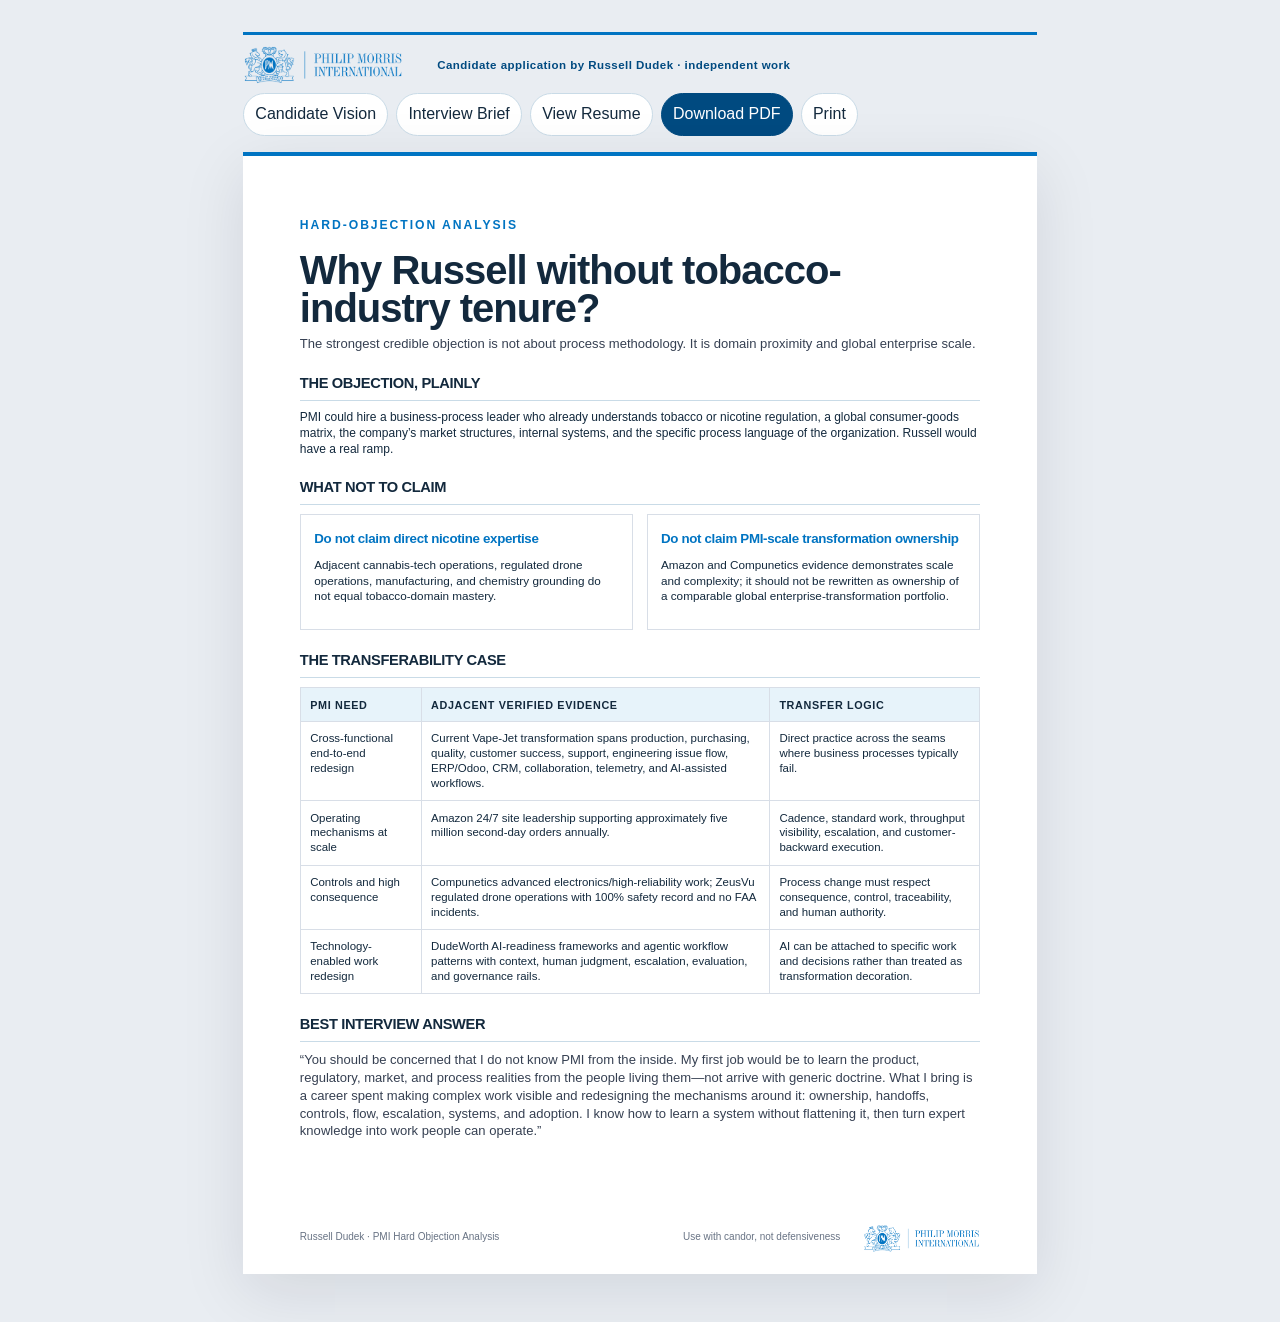
<file: hard-objection.html>
<!DOCTYPE html>
<html lang="en"><head><meta charset="utf-8"/><meta content="width=device-width,initial-scale=1" name="viewport"/><title>PMI Hard Objection Analysis | Russell Dudek</title><link href="styles.css" rel="stylesheet"/><meta content="PMI – Business Process Excellence" name="campaign-chat-name"/><meta content="https://github.com/russelldudek/PhilipMorris" name="campaign-repository"/><meta content="https://join.pmicareers.com/gb/en/job/PMIPMIGB29082EXTERNALENGB/Sr-Manager-Business-Process-Excellence?utm_source=linkedin&amp;utm_medium=phenom-feeds" name="canonical-job-posting"/><meta content="A4" name="print-page-size"/></head><body><div class="document-shell"><nav aria-label="Document actions and navigation" class="doc-nav"><a href="index.html">Candidate Vision</a><a href="interview-brief.html">Interview Brief</a><a href="resume.html">View Resume</a><a class="doc-action primary" download="" href="docs/PMI-Hard-Objection-Analysis.pdf">Download PDF</a><button class="doc-action" onclick="window.print()" type="button">Print</button></nav><section class="page compact-page objection-page"><header><div class="eyebrow">Hard-objection analysis</div><h1 style="font-size:30pt;max-width:none">Why Russell without tobacco-industry tenure?</h1><p class="summary">The strongest credible objection is not about process methodology. It is domain proximity and global enterprise scale.</p></header><h2>The Objection, Plainly</h2><p>PMI could hire a business-process leader who already understands tobacco or nicotine regulation, a global consumer-goods matrix, the company’s market structures, internal systems, and the specific process language of the organization. Russell would have a real ramp.</p><h2>What Not to Claim</h2><div class="brief-grid"><div class="brief-card"><h3>Do not claim direct nicotine expertise</h3><p>Adjacent cannabis-tech operations, regulated drone operations, manufacturing, and chemistry grounding do not equal tobacco-domain mastery.</p></div><div class="brief-card"><h3>Do not claim PMI-scale transformation ownership</h3><p>Amazon and Compunetics evidence demonstrates scale and complexity; it should not be rewritten as ownership of a comparable global enterprise-transformation portfolio.</p></div></div><h2>The Transferability Case</h2><table class="plan-table"><thead><tr><th>PMI need</th><th>Adjacent verified evidence</th><th>Transfer logic</th></tr></thead><tbody><tr><td>Cross-functional end-to-end redesign</td><td>Current Vape-Jet transformation spans production, purchasing, quality, customer success, support, engineering issue flow, ERP/Odoo, CRM, collaboration, telemetry, and AI-assisted workflows.</td><td>Direct practice across the seams where business processes typically fail.</td></tr><tr><td>Operating mechanisms at scale</td><td>Amazon 24/7 site leadership supporting approximately five million second-day orders annually.</td><td>Cadence, standard work, throughput visibility, escalation, and customer-backward execution.</td></tr><tr><td>Controls and high consequence</td><td>Compunetics advanced electronics/high-reliability work; ZeusVu regulated drone operations with 100% safety record and no FAA incidents.</td><td>Process change must respect consequence, control, traceability, and human authority.</td></tr><tr><td>Technology-enabled work redesign</td><td>DudeWorth AI-readiness frameworks and agentic workflow patterns with context, human judgment, escalation, evaluation, and governance rails.</td><td>AI can be attached to specific work and decisions rather than treated as transformation decoration.</td></tr></tbody></table><h2>Best Interview Answer</h2><p class="summary">“You should be concerned that I do not know PMI from the inside. My first job would be to learn the product, regulatory, market, and process realities from the people living them—not arrive with generic doctrine. What I bring is a career spent making complex work visible and redesigning the mechanisms around it: ownership, handoffs, controls, flow, escalation, systems, and adoption. I know how to learn a system without flattening it, then turn expert knowledge into work people can operate.”</p><div class="page-foot"><span>Russell Dudek · PMI Hard Objection Analysis</span><span>Use with candor, not defensiveness</span></div></section></div></body></html>
</file>
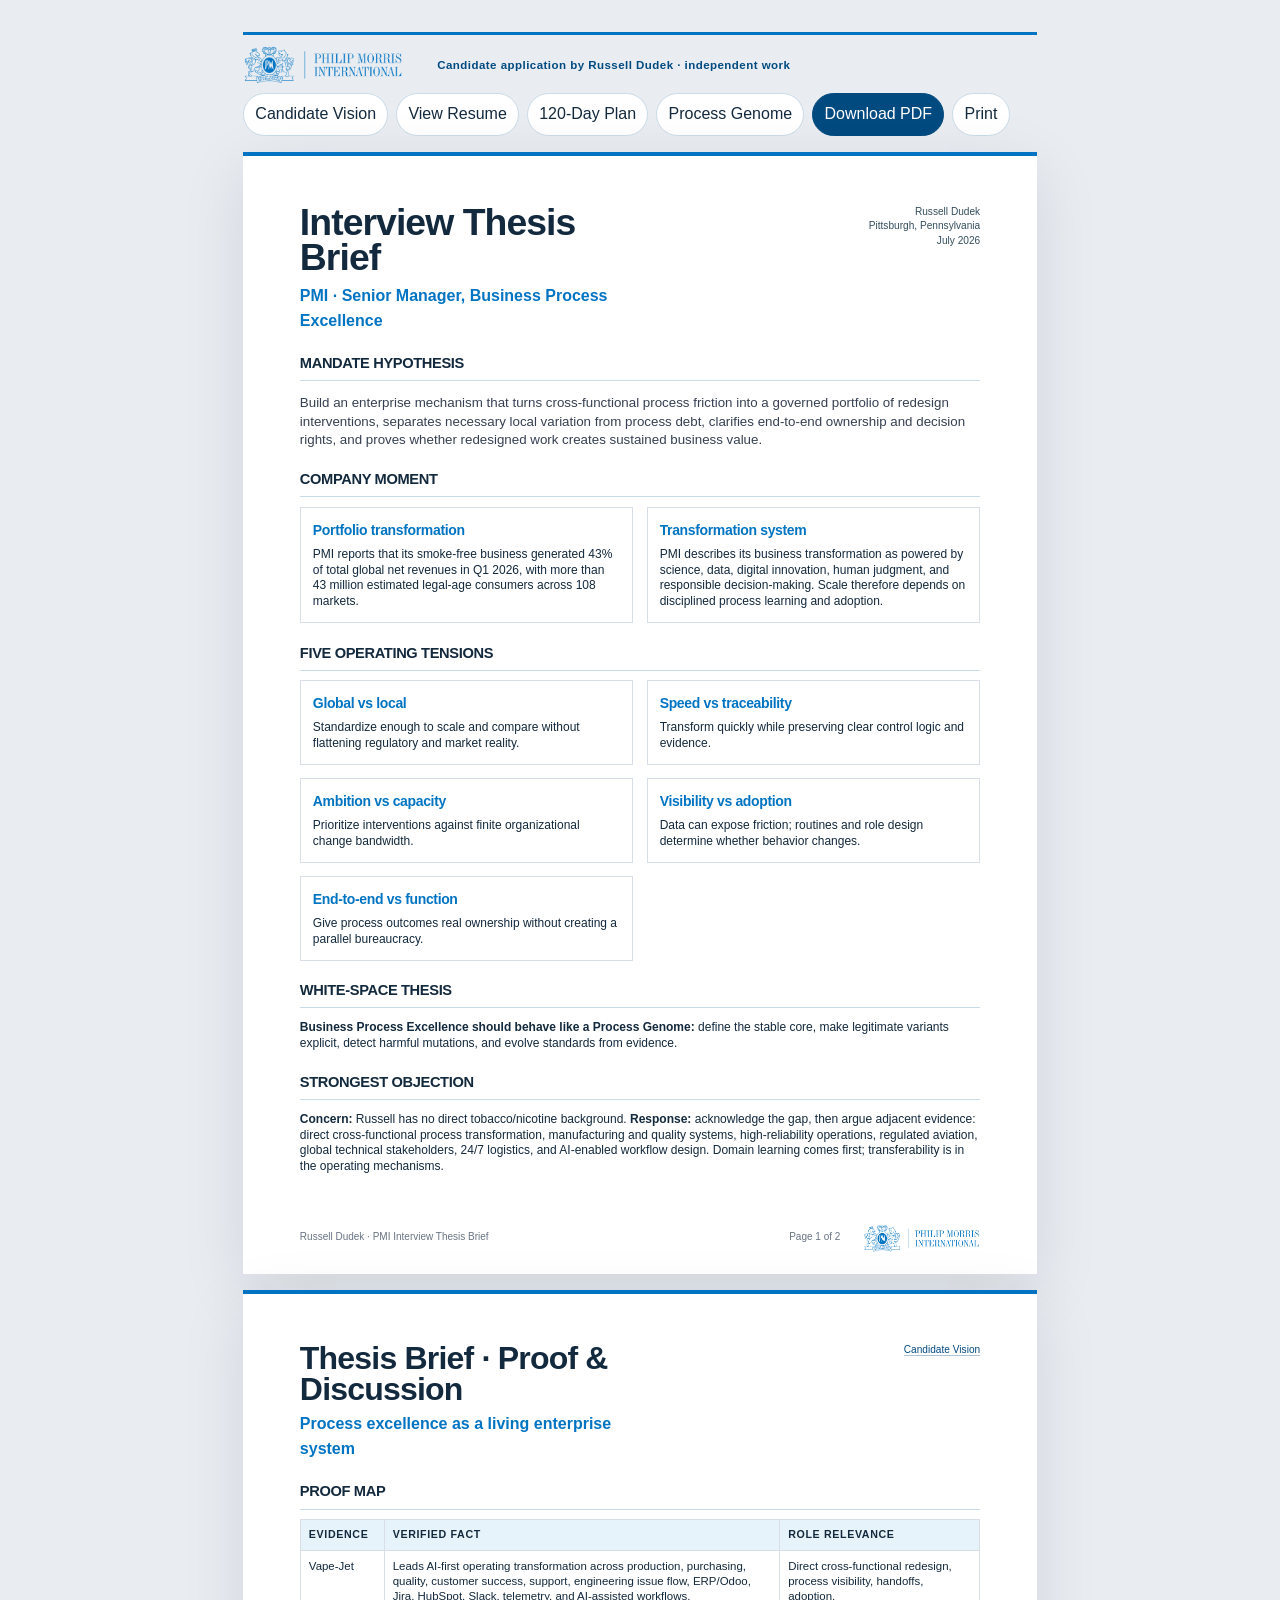
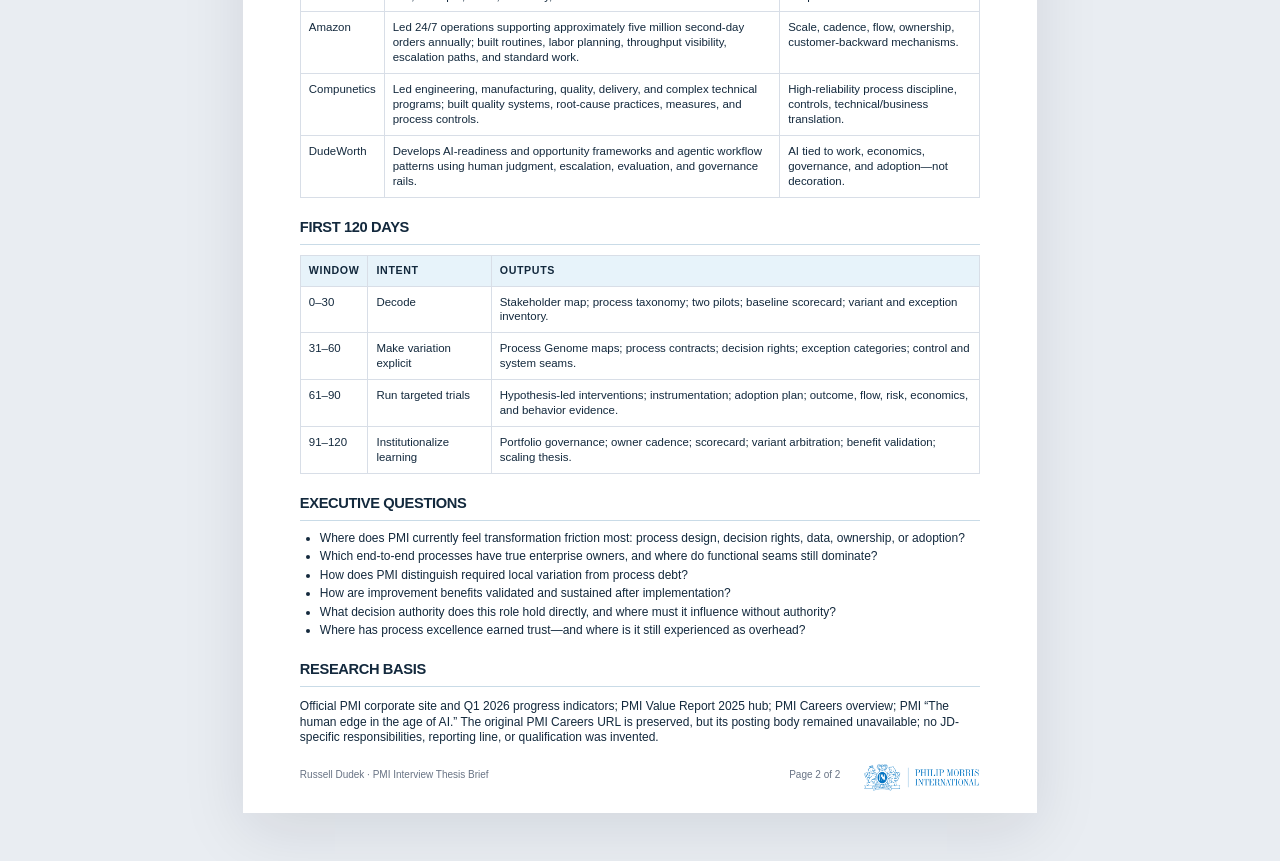
<file: interview-brief.html>
<!DOCTYPE html>
<html lang="en"><head><meta charset="utf-8"/><meta content="width=device-width,initial-scale=1" name="viewport"/><title>PMI Interview Thesis Brief | Russell Dudek</title><link href="styles.css" rel="stylesheet"/><meta content="PMI – Business Process Excellence" name="campaign-chat-name"/><meta content="https://github.com/russelldudek/PhilipMorris" name="campaign-repository"/><meta content="https://join.pmicareers.com/gb/en/job/PMIPMIGB29082EXTERNALENGB/Sr-Manager-Business-Process-Excellence?utm_source=linkedin&amp;utm_medium=phenom-feeds" name="canonical-job-posting"/><meta content="A4" name="print-page-size"/></head><body><div class="document-shell"><nav aria-label="Document actions and navigation" class="doc-nav"><a href="index.html">Candidate Vision</a><a href="resume.html">View Resume</a><a href="120-day-plan.html">120-Day Plan</a><a href="process-genome.html">Process Genome</a><a class="doc-action primary" download="" href="docs/PMI-Interview-Thesis-Brief.pdf">Download PDF</a><button class="doc-action" onclick="window.print()" type="button">Print</button></nav><section class="page"><header class="resume-head"><div><h1 style="font-size:28pt">Interview Thesis Brief</h1><div class="identity">PMI · Senior Manager, Business Process Excellence</div></div><div class="contact">Russell Dudek<br/>Pittsburgh, Pennsylvania<br/>July 2026</div></header><h2>Mandate Hypothesis</h2><p class="summary">Build an enterprise mechanism that turns cross-functional process friction into a governed portfolio of redesign interventions, separates necessary local variation from process debt, clarifies end-to-end ownership and decision rights, and proves whether redesigned work creates sustained business value.</p><h2>Company Moment</h2><div class="brief-grid"><div class="brief-card"><h3>Portfolio transformation</h3><p>PMI reports that its smoke-free business generated 43% of total global net revenues in Q1 2026, with more than 43 million estimated legal-age consumers across 108 markets.</p></div><div class="brief-card"><h3>Transformation system</h3><p>PMI describes its business transformation as powered by science, data, digital innovation, human judgment, and responsible decision-making. Scale therefore depends on disciplined process learning and adoption.</p></div></div><h2>Five Operating Tensions</h2><div class="brief-grid"><div class="brief-card"><h3>Global vs local</h3><p>Standardize enough to scale and compare without flattening regulatory and market reality.</p></div><div class="brief-card"><h3>Speed vs traceability</h3><p>Transform quickly while preserving clear control logic and evidence.</p></div><div class="brief-card"><h3>Ambition vs capacity</h3><p>Prioritize interventions against finite organizational change bandwidth.</p></div><div class="brief-card"><h3>Visibility vs adoption</h3><p>Data can expose friction; routines and role design determine whether behavior changes.</p></div><div class="brief-card"><h3>End-to-end vs function</h3><p>Give process outcomes real ownership without creating a parallel bureaucracy.</p></div></div><h2>White-Space Thesis</h2><p><strong>Business Process Excellence should behave like a Process Genome:</strong> define the stable core, make legitimate variants explicit, detect harmful mutations, and evolve standards from evidence.</p><h2>Strongest Objection</h2><p><strong>Concern:</strong> Russell has no direct tobacco/nicotine background. <strong>Response:</strong> acknowledge the gap, then argue adjacent evidence: direct cross-functional process transformation, manufacturing and quality systems, high-reliability operations, regulated aviation, global technical stakeholders, 24/7 logistics, and AI-enabled workflow design. Domain learning comes first; transferability is in the operating mechanisms.</p><div class="page-foot"><span>Russell Dudek · PMI Interview Thesis Brief</span><span>Page 1 of 2</span></div></section><section class="page"><header class="resume-head"><div><h1 style="font-size:24pt">Thesis Brief · Proof &amp; Discussion</h1><div class="identity">Process excellence as a living enterprise system</div></div><div class="contact"><a href="index.html">Candidate Vision</a></div></header><h2>Proof Map</h2><table class="plan-table"><thead><tr><th>Evidence</th><th>Verified fact</th><th>Role relevance</th></tr></thead><tbody><tr><td>Vape-Jet</td><td>Leads AI-first operating transformation across production, purchasing, quality, customer success, support, engineering issue flow, ERP/Odoo, Jira, HubSpot, Slack, telemetry, and AI-assisted workflows.</td><td>Direct cross-functional redesign, process visibility, handoffs, adoption.</td></tr><tr><td>Amazon</td><td>Led 24/7 operations supporting approximately five million second-day orders annually; built routines, labor planning, throughput visibility, escalation paths, and standard work.</td><td>Scale, cadence, flow, ownership, customer-backward mechanisms.</td></tr><tr><td>Compunetics</td><td>Led engineering, manufacturing, quality, delivery, and complex technical programs; built quality systems, root-cause practices, measures, and process controls.</td><td>High-reliability process discipline, controls, technical/business translation.</td></tr><tr><td>DudeWorth</td><td>Develops AI-readiness and opportunity frameworks and agentic workflow patterns using human judgment, escalation, evaluation, and governance rails.</td><td>AI tied to work, economics, governance, and adoption—not decoration.</td></tr></tbody></table><h2>First 120 Days</h2><table class="plan-table"><thead><tr><th>Window</th><th>Intent</th><th>Outputs</th></tr></thead><tbody><tr><td>0–30</td><td>Decode</td><td>Stakeholder map; process taxonomy; two pilots; baseline scorecard; variant and exception inventory.</td></tr><tr><td>31–60</td><td>Make variation explicit</td><td>Process Genome maps; process contracts; decision rights; exception categories; control and system seams.</td></tr><tr><td>61–90</td><td>Run targeted trials</td><td>Hypothesis-led interventions; instrumentation; adoption plan; outcome, flow, risk, economics, and behavior evidence.</td></tr><tr><td>91–120</td><td>Institutionalize learning</td><td>Portfolio governance; owner cadence; scorecard; variant arbitration; benefit validation; scaling thesis.</td></tr></tbody></table><h2>Executive Questions</h2><ul><li>Where does PMI currently feel transformation friction most: process design, decision rights, data, ownership, or adoption?</li><li>Which end-to-end processes have true enterprise owners, and where do functional seams still dominate?</li><li>How does PMI distinguish required local variation from process debt?</li><li>How are improvement benefits validated and sustained after implementation?</li><li>What decision authority does this role hold directly, and where must it influence without authority?</li><li>Where has process excellence earned trust—and where is it still experienced as overhead?</li></ul><h2>Research Basis</h2><p>Official PMI corporate site and Q1 2026 progress indicators; PMI Value Report 2025 hub; PMI Careers overview; PMI “The human edge in the age of AI.” The original PMI Careers URL is preserved, but its posting body remained unavailable; no JD-specific responsibilities, reporting line, or qualification was invented.</p><div class="page-foot"><span>Russell Dudek · PMI Interview Thesis Brief</span><span>Page 2 of 2</span></div></section></div></body></html>
</file>
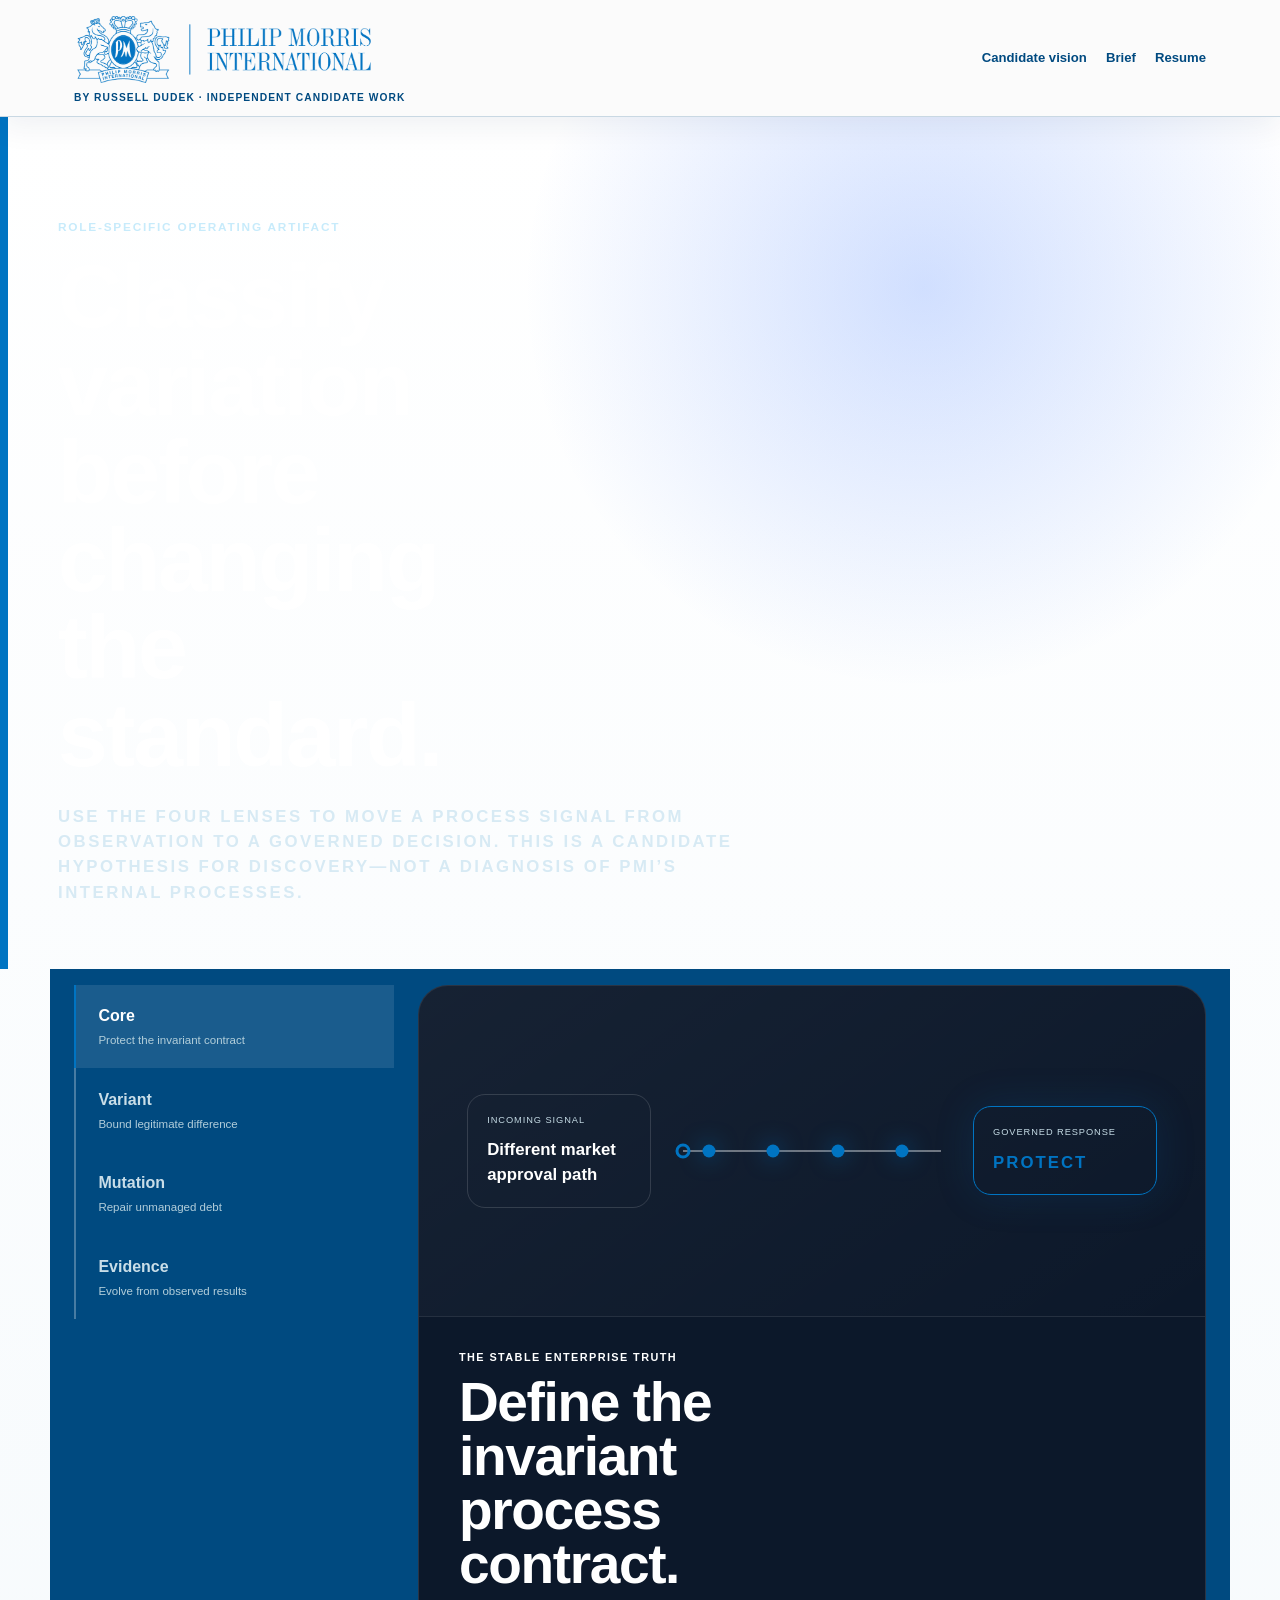
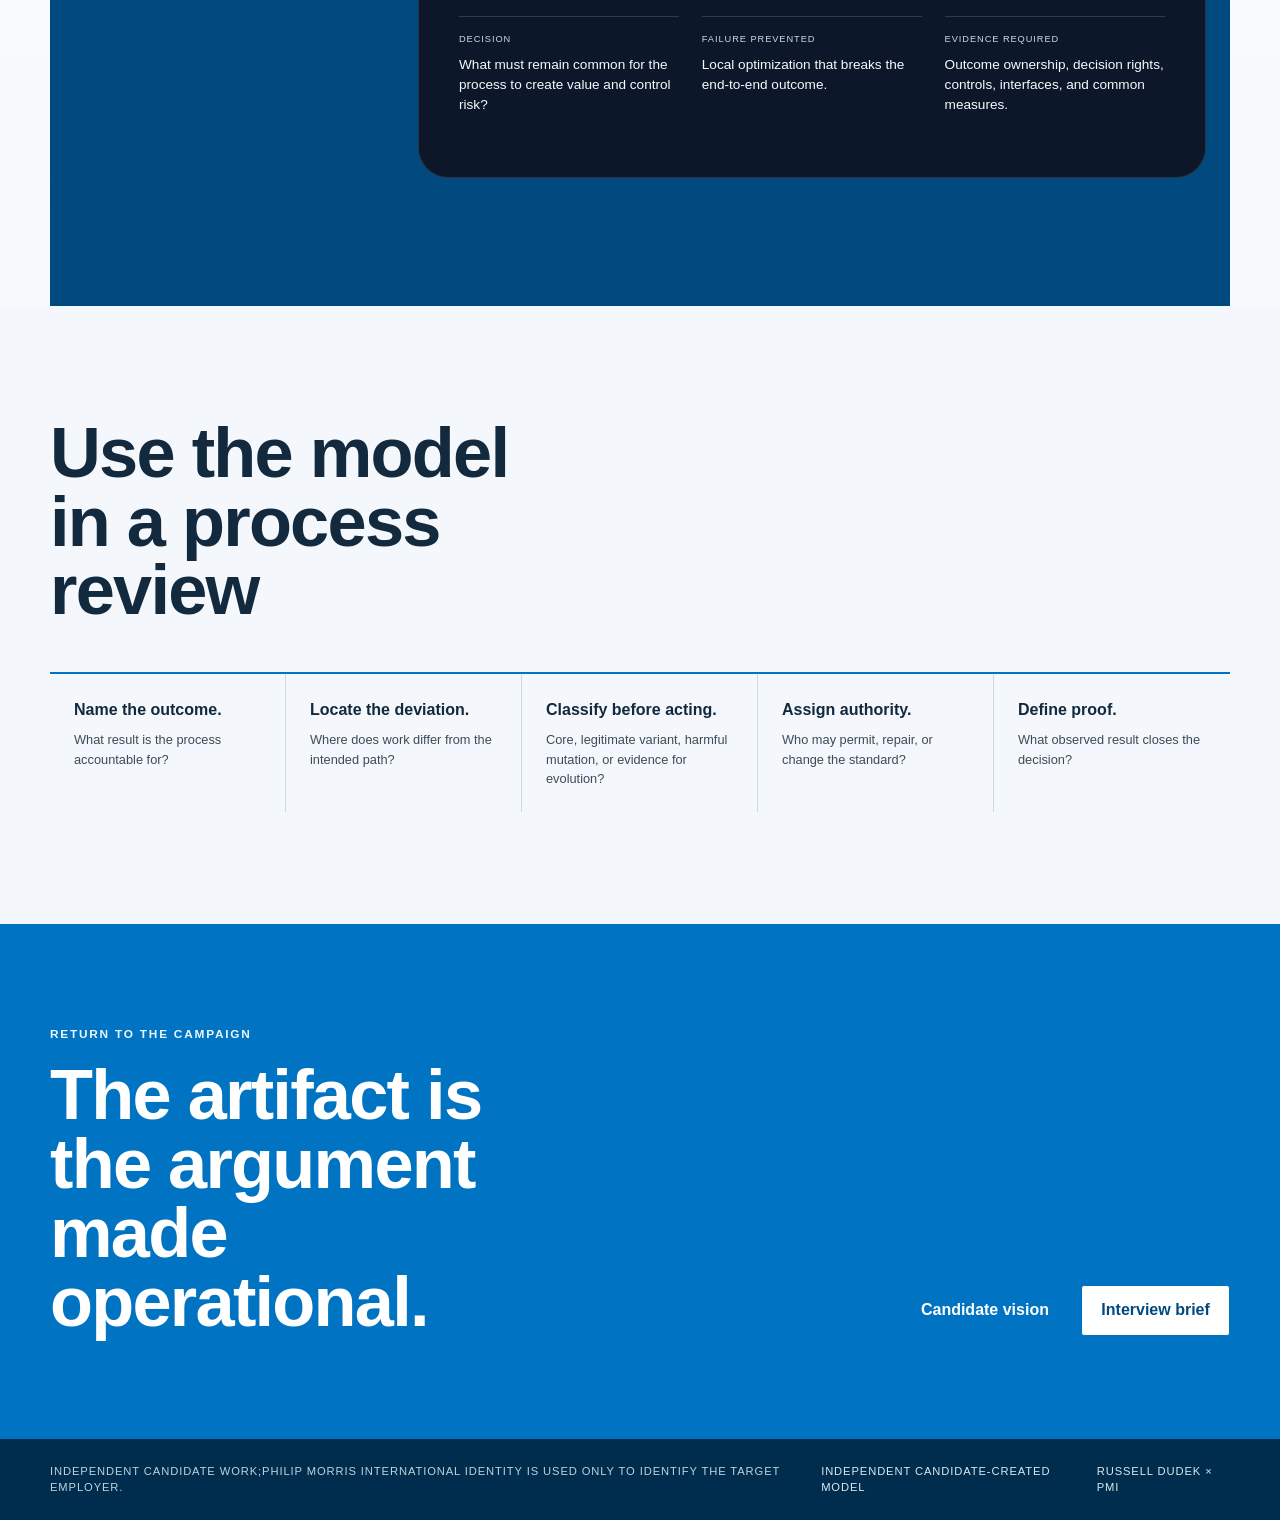
<file: process-genome.html>
<!doctype html><html lang="en"><head><meta charset="utf-8"><meta name="viewport" content="width=device-width,initial-scale=1"><title>Interactive Process Genome | Russell Dudek</title><meta name="description" content="An interactive operating artifact for PMI Business Process Excellence."><link rel="icon" href="assets/process-genome-mark.svg" type="image/svg+xml"><link rel="stylesheet" href="styles.css"></head><body class="campaign-site artifact-page"><a class="skip-link" href="#main">Skip to content</a><header class="rf-header"><nav class="rf-nav" aria-label="Artifact navigation"><a class="rf-brand" href="index.html"><img src="assets/process-genome-mark.svg" alt=""><span>Process Genome</span><small>interactive operating artifact</small></a><div class="rf-links"><a href="index.html">Candidate vision</a><a href="interview-brief.html">Brief</a><a href="resume.html">Resume</a></div></nav></header><main id="main" class="artifact-main"><section class="artifact-intro"><p>Role-specific operating artifact</p><h1>Classify variation before changing the standard.</h1><p>Use the four lenses to move a process signal from observation to a governed decision. This is a candidate hypothesis for discovery—not a diagnosis of PMI’s internal processes.</p></section><section class="artifact-lab"><div class="artifact-controls" role="tablist" aria-label="Process Genome lenses"><button role="tab" aria-selected="true" data-genome-control="core">Core <span>Protect the invariant contract</span></button><button role="tab" aria-selected="false" data-genome-control="variant">Variant <span>Bound legitimate difference</span></button><button role="tab" aria-selected="false" data-genome-control="mutation">Mutation <span>Repair unmanaged debt</span></button><button role="tab" aria-selected="false" data-genome-control="evidence">Evidence <span>Evolve from observed results</span></button></div><div class="artifact-stage" aria-live="polite"><div class="artifact-sequence"><div class="artifact-signal"><small>Incoming signal</small><strong id="artifact-signal">Different market approval path</strong></div><div class="artifact-path"><i></i><i></i><i></i><i></i><b></b></div><div class="artifact-verdict"><small>Governed response</small><strong id="artifact-verdict">PROTECT</strong></div></div><div class="artifact-detail"><p id="genome-kicker">The stable enterprise truth</p><h2 id="genome-heading">Define the invariant process contract.</h2><dl><div><dt>Decision</dt><dd id="genome-decision">What must remain common for the process to create value and control risk?</dd></div><div><dt>Failure prevented</dt><dd id="genome-failure">Local optimization that breaks the end-to-end outcome.</dd></div><div><dt>Evidence required</dt><dd id="genome-proof">Outcome ownership, decision rights, controls, interfaces, and common measures.</dd></div></dl></div></div></section><section class="artifact-use"><h2>Use the model in a process review</h2><ol><li><strong>Name the outcome.</strong><span>What result is the process accountable for?</span></li><li><strong>Locate the deviation.</strong><span>Where does work differ from the intended path?</span></li><li><strong>Classify before acting.</strong><span>Core, legitimate variant, harmful mutation, or evidence for evolution?</span></li><li><strong>Assign authority.</strong><span>Who may permit, repair, or change the standard?</span></li><li><strong>Define proof.</strong><span>What observed result closes the decision?</span></li></ol></section><section class="rf-close"><div><p>Return to the campaign</p><h2>The artifact is the argument made operational.</h2></div><div class="rf-actions"><a class="rf-button" href="index.html">Candidate vision</a><a class="rf-button rf-button-quiet" href="interview-brief.html">Interview brief</a></div></section></main><footer class="rf-footer"><span>Independent candidate-created model</span><span>Russell Dudek × PMI</span></footer><script src="app.js"></script></body></html>
</file>
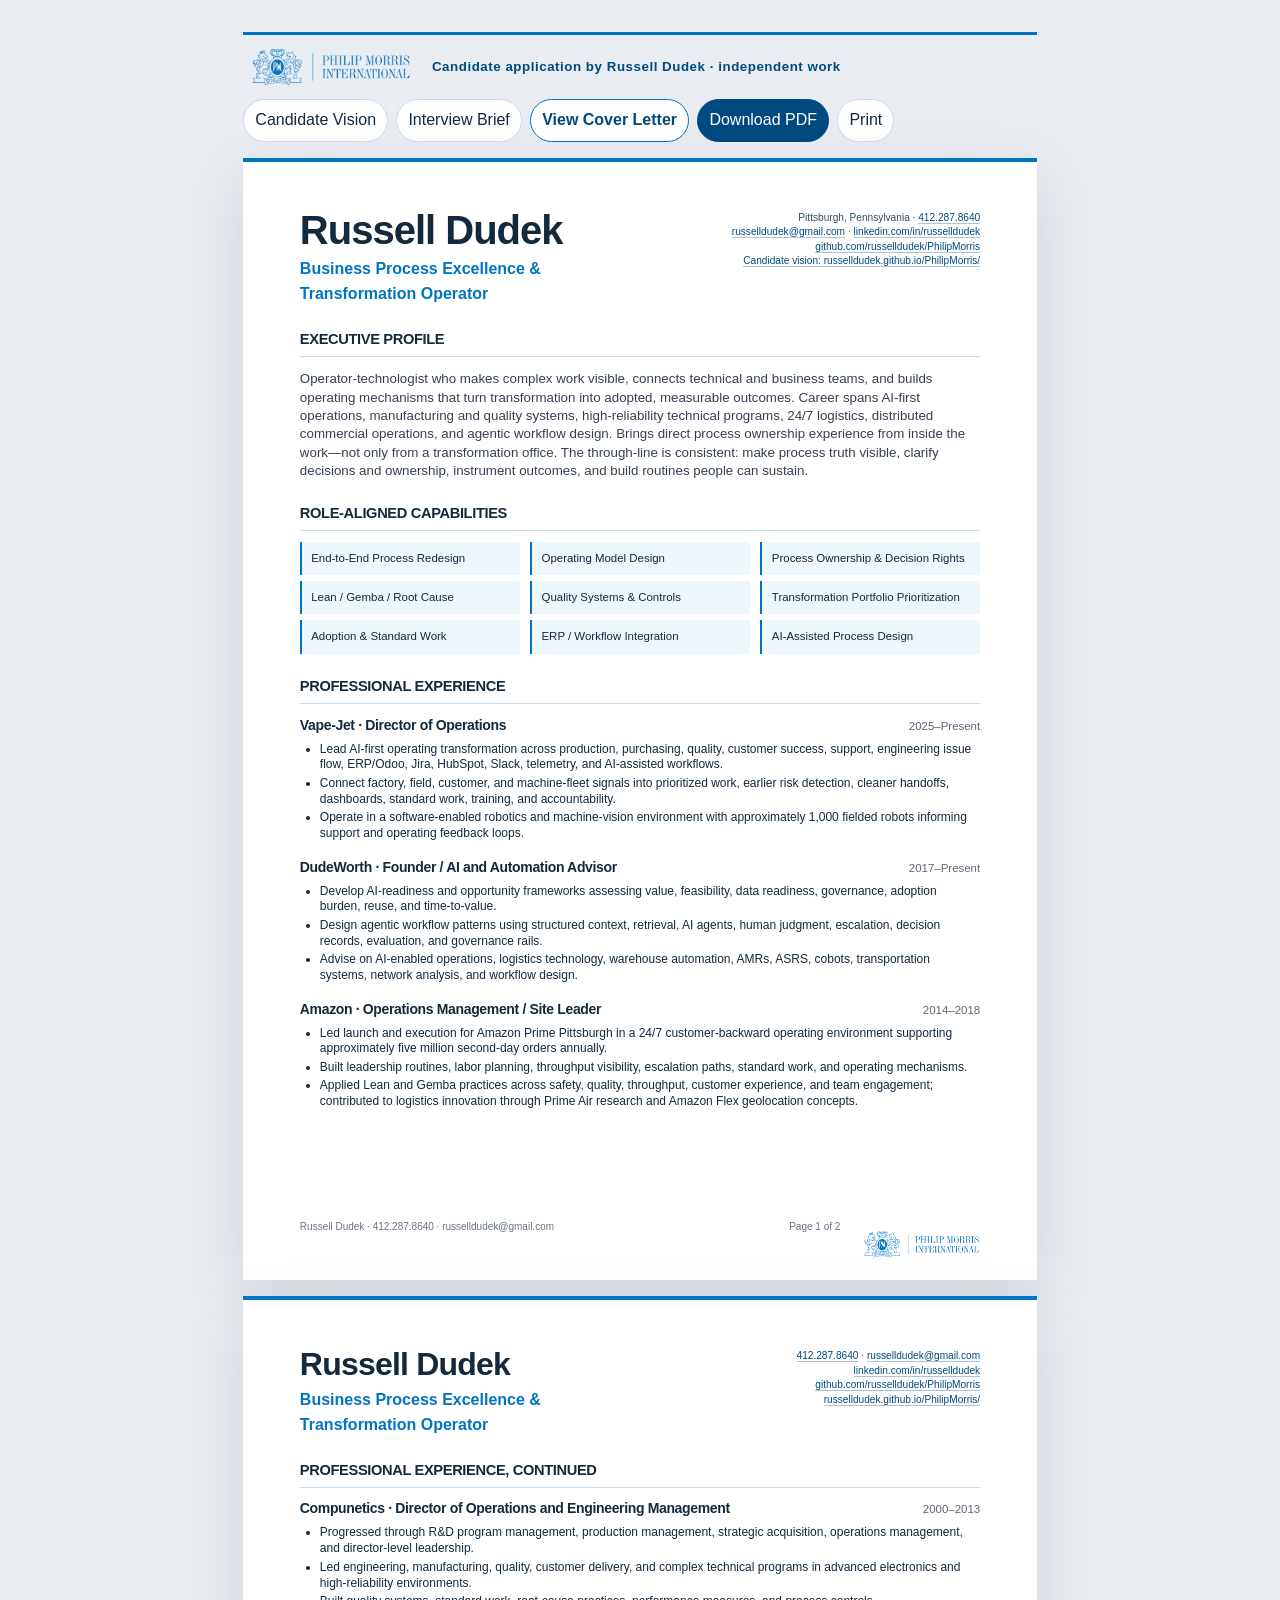
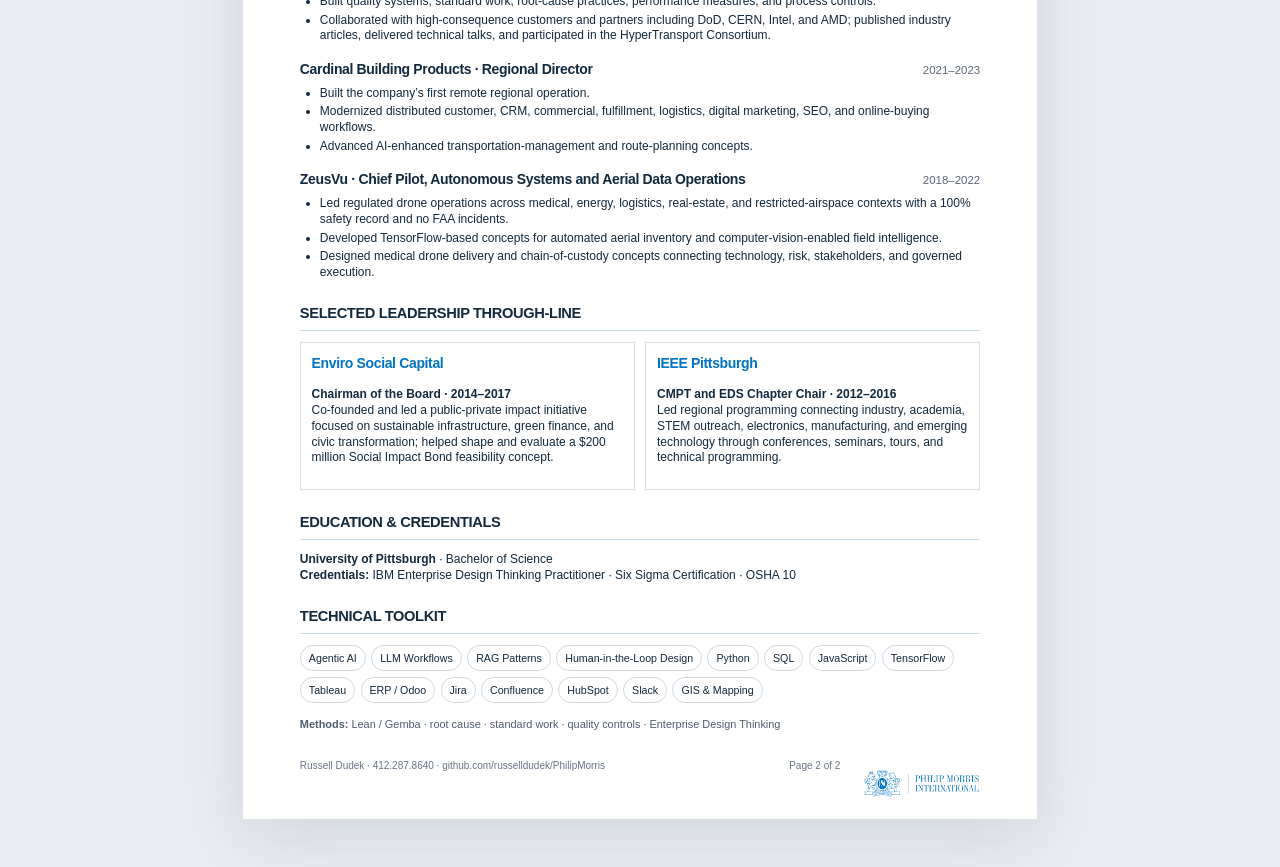
<file: resume.html>
<!DOCTYPE html>
<html lang="en">
<head>
  <meta charset="utf-8">
  <meta name="viewport" content="width=device-width,initial-scale=1">
  <title>Russell Dudek | Role-Aligned Resume for PMI</title>
  <link href="styles.css" rel="stylesheet">
  <meta name="campaign-chat-name" content="PMI – Business Process Excellence">
  <meta name="campaign-repository" content="https://github.com/russelldudek/PhilipMorris">
  <meta name="canonical-job-posting" content="https://join.pmicareers.com/gb/en/job/PMIPMIGB29082EXTERNALENGB/Sr-Manager-Business-Process-Excellence?utm_source=linkedin&amp;utm_medium=phenom-feeds">
  <meta name="print-page-size" content="A4">
</head>
<body>
<div class="document-shell">
  <nav aria-label="Document actions and navigation" class="doc-nav has-dom-lockup">
    <span class="doc-company-lockup"><img src="assets/brand/pmi-wordmark.png" alt="Philip Morris International"><small>Candidate application by Russell Dudek · independent work</small></span>
    <a href="index.html">Candidate Vision</a>
    <a href="interview-brief.html">Interview Brief</a>
    <a class="doc-action reciprocal" href="cover-letter.html">View Cover Letter</a>
    <a class="doc-action primary" download href="docs/Russell-Dudek-PMI-Resume.pdf">Download PDF</a>
    <button class="doc-action" onclick="window.print()" type="button">Print</button>
  </nav>

  <section class="page resume-page">
    <header class="resume-head">
      <div><h1>Russell Dudek</h1><div class="identity">Business Process Excellence &amp; Transformation Operator</div></div>
      <div class="contact">
        Pittsburgh, Pennsylvania · <a href="tel:+14122878640">412.287.8640</a><br>
        <a href="mailto:russelldudek@gmail.com">russelldudek@gmail.com</a> · <a href="https://www.linkedin.com/in/russelldudek">linkedin.com/in/russelldudek</a><br>
        <a href="https://github.com/russelldudek/PhilipMorris">github.com/russelldudek/PhilipMorris</a><br>
        <a href="https://russelldudek.github.io/PhilipMorris/">Candidate vision: russelldudek.github.io/PhilipMorris/</a>
      </div>
    </header>
    <h2>Executive Profile</h2>
    <p class="summary">Operator-technologist who makes complex work visible, connects technical and business teams, and builds operating mechanisms that turn transformation into adopted, measurable outcomes. Career spans AI-first operations, manufacturing and quality systems, high-reliability technical programs, 24/7 logistics, distributed commercial operations, and agentic workflow design. Brings direct process ownership experience from inside the work—not only from a transformation office. The through-line is consistent: make process truth visible, clarify decisions and ownership, instrument outcomes, and build routines people can sustain.</p>
    <h2>Role-Aligned Capabilities</h2>
    <div class="capabilities">
      <div class="capability">End-to-End Process Redesign</div><div class="capability">Operating Model Design</div><div class="capability">Process Ownership &amp; Decision Rights</div>
      <div class="capability">Lean / Gemba / Root Cause</div><div class="capability">Quality Systems &amp; Controls</div><div class="capability">Transformation Portfolio Prioritization</div>
      <div class="capability">Adoption &amp; Standard Work</div><div class="capability">ERP / Workflow Integration</div><div class="capability">AI-Assisted Process Design</div>
    </div>
    <h2>Professional Experience</h2>
    <article class="role"><div class="role-head"><h3><span class="org">Vape-Jet</span> · Director of Operations</h3><span class="role-sub">2025–Present</span></div><ul>
      <li>Lead AI-first operating transformation across production, purchasing, quality, customer success, support, engineering issue flow, ERP/Odoo, Jira, HubSpot, Slack, telemetry, and AI-assisted workflows.</li>
      <li>Connect factory, field, customer, and machine-fleet signals into prioritized work, earlier risk detection, cleaner handoffs, dashboards, standard work, training, and accountability.</li>
      <li>Operate in a software-enabled robotics and machine-vision environment with approximately 1,000 fielded robots informing support and operating feedback loops.</li>
    </ul></article>
    <article class="role"><div class="role-head"><h3><span class="org">DudeWorth</span> · Founder / AI and Automation Advisor</h3><span class="role-sub">2017–Present</span></div><ul>
      <li>Develop AI-readiness and opportunity frameworks assessing value, feasibility, data readiness, governance, adoption burden, reuse, and time-to-value.</li>
      <li>Design agentic workflow patterns using structured context, retrieval, AI agents, human judgment, escalation, decision records, evaluation, and governance rails.</li>
      <li>Advise on AI-enabled operations, logistics technology, warehouse automation, AMRs, ASRS, cobots, transportation systems, network analysis, and workflow design.</li>
    </ul></article>
    <article class="role"><div class="role-head"><h3><span class="org">Amazon</span> · Operations Management / Site Leader</h3><span class="role-sub">2014–2018</span></div><ul>
      <li>Led launch and execution for Amazon Prime Pittsburgh in a 24/7 customer-backward operating environment supporting approximately five million second-day orders annually.</li>
      <li>Built leadership routines, labor planning, throughput visibility, escalation paths, standard work, and operating mechanisms.</li>
      <li>Applied Lean and Gemba practices across safety, quality, throughput, customer experience, and team engagement; contributed to logistics innovation through Prime Air research and Amazon Flex geolocation concepts.</li>
    </ul></article>
    <div class="page-foot"><span>Russell Dudek · 412.287.8640 · russelldudek@gmail.com</span><span>Page 1 of 2</span></div>
  </section>

  <section class="page resume-page">
    <header class="resume-head">
      <div><h1 style="font-size:24pt">Russell Dudek</h1><div class="identity">Business Process Excellence &amp; Transformation Operator</div></div>
      <div class="contact">
        <a href="tel:+14122878640">412.287.8640</a> · <a href="mailto:russelldudek@gmail.com">russelldudek@gmail.com</a><br>
        <a href="https://www.linkedin.com/in/russelldudek">linkedin.com/in/russelldudek</a><br>
        <a href="https://github.com/russelldudek/PhilipMorris">github.com/russelldudek/PhilipMorris</a><br>
        <a href="https://russelldudek.github.io/PhilipMorris/">russelldudek.github.io/PhilipMorris/</a>
      </div>
    </header>
    <h2>Professional Experience, Continued</h2>
    <article class="role"><div class="role-head"><h3><span class="org">Compunetics</span> · Director of Operations and Engineering Management</h3><span class="role-sub">2000–2013</span></div><ul>
      <li>Progressed through R&amp;D program management, production management, strategic acquisition, operations management, and director-level leadership.</li>
      <li>Led engineering, manufacturing, quality, customer delivery, and complex technical programs in advanced electronics and high-reliability environments.</li>
      <li>Built quality systems, standard work, root-cause practices, performance measures, and process controls.</li>
      <li>Collaborated with high-consequence customers and partners including DoD, CERN, Intel, and AMD; published industry articles, delivered technical talks, and participated in the HyperTransport Consortium.</li>
    </ul></article>
    <article class="role"><div class="role-head"><h3><span class="org">Cardinal Building Products</span> · Regional Director</h3><span class="role-sub">2021–2023</span></div><ul>
      <li>Built the company’s first remote regional operation.</li><li>Modernized distributed customer, CRM, commercial, fulfillment, logistics, digital marketing, SEO, and online-buying workflows.</li><li>Advanced AI-enhanced transportation-management and route-planning concepts.</li>
    </ul></article>
    <article class="role"><div class="role-head"><h3><span class="org">ZeusVu</span> · Chief Pilot, Autonomous Systems and Aerial Data Operations</h3><span class="role-sub">2018–2022</span></div><ul>
      <li>Led regulated drone operations across medical, energy, logistics, real-estate, and restricted-airspace contexts with a 100% safety record and no FAA incidents.</li><li>Developed TensorFlow-based concepts for automated aerial inventory and computer-vision-enabled field intelligence.</li><li>Designed medical drone delivery and chain-of-custody concepts connecting technology, risk, stakeholders, and governed execution.</li>
    </ul></article>
    <h2>Selected Leadership Through-Line</h2>
    <div class="evidence-map">
      <div class="mini-card"><h3>Enviro Social Capital</h3><p><strong>Chairman of the Board · 2014–2017</strong><br>Co-founded and led a public-private impact initiative focused on sustainable infrastructure, green finance, and civic transformation; helped shape and evaluate a $200 million Social Impact Bond feasibility concept.</p></div>
      <div class="mini-card"><h3>IEEE Pittsburgh</h3><p><strong>CMPT and EDS Chapter Chair · 2012–2016</strong><br>Led regional programming connecting industry, academia, STEM outreach, electronics, manufacturing, and emerging technology through conferences, seminars, tours, and technical programming.</p></div>
    </div>
    <h2>Education &amp; Credentials</h2>
    <p><strong>University of Pittsburgh</strong> · Bachelor of Science<br><strong>Credentials:</strong> IBM Enterprise Design Thinking Practitioner · Six Sigma Certification · OSHA 10</p>
    <h2>Technical Toolkit</h2>
    <div class="toolkit"><span class="pill">Agentic AI</span><span class="pill">LLM Workflows</span><span class="pill">RAG Patterns</span><span class="pill">Human-in-the-Loop Design</span><span class="pill">Python</span><span class="pill">SQL</span><span class="pill">JavaScript</span><span class="pill">TensorFlow</span><span class="pill">Tableau</span><span class="pill">ERP / Odoo</span><span class="pill">Jira</span><span class="pill">Confluence</span><span class="pill">HubSpot</span><span class="pill">Slack</span><span class="pill">GIS &amp; Mapping</span></div>
    <p class="resume-methods"><strong>Methods:</strong> Lean / Gemba · root cause · standard work · quality controls · Enterprise Design Thinking</p>
    <div class="page-foot"><span>Russell Dudek · 412.287.8640 · github.com/russelldudek/PhilipMorris</span><span>Page 2 of 2</span></div>
  </section>
</div>
</body>
</html>
</file>
<file: styles.css>
@import url("brand-tokens.css");
@import url("styles-document.css");
@import url("styles-campaign-core.css");
@import url("styles-campaign-sections.css");
@import url("styles-artifact.css");
@import url("brand-overrides.css");
@import url("visual-qa.css");
@media print{.doc-nav{display:none!important}}
</file>
